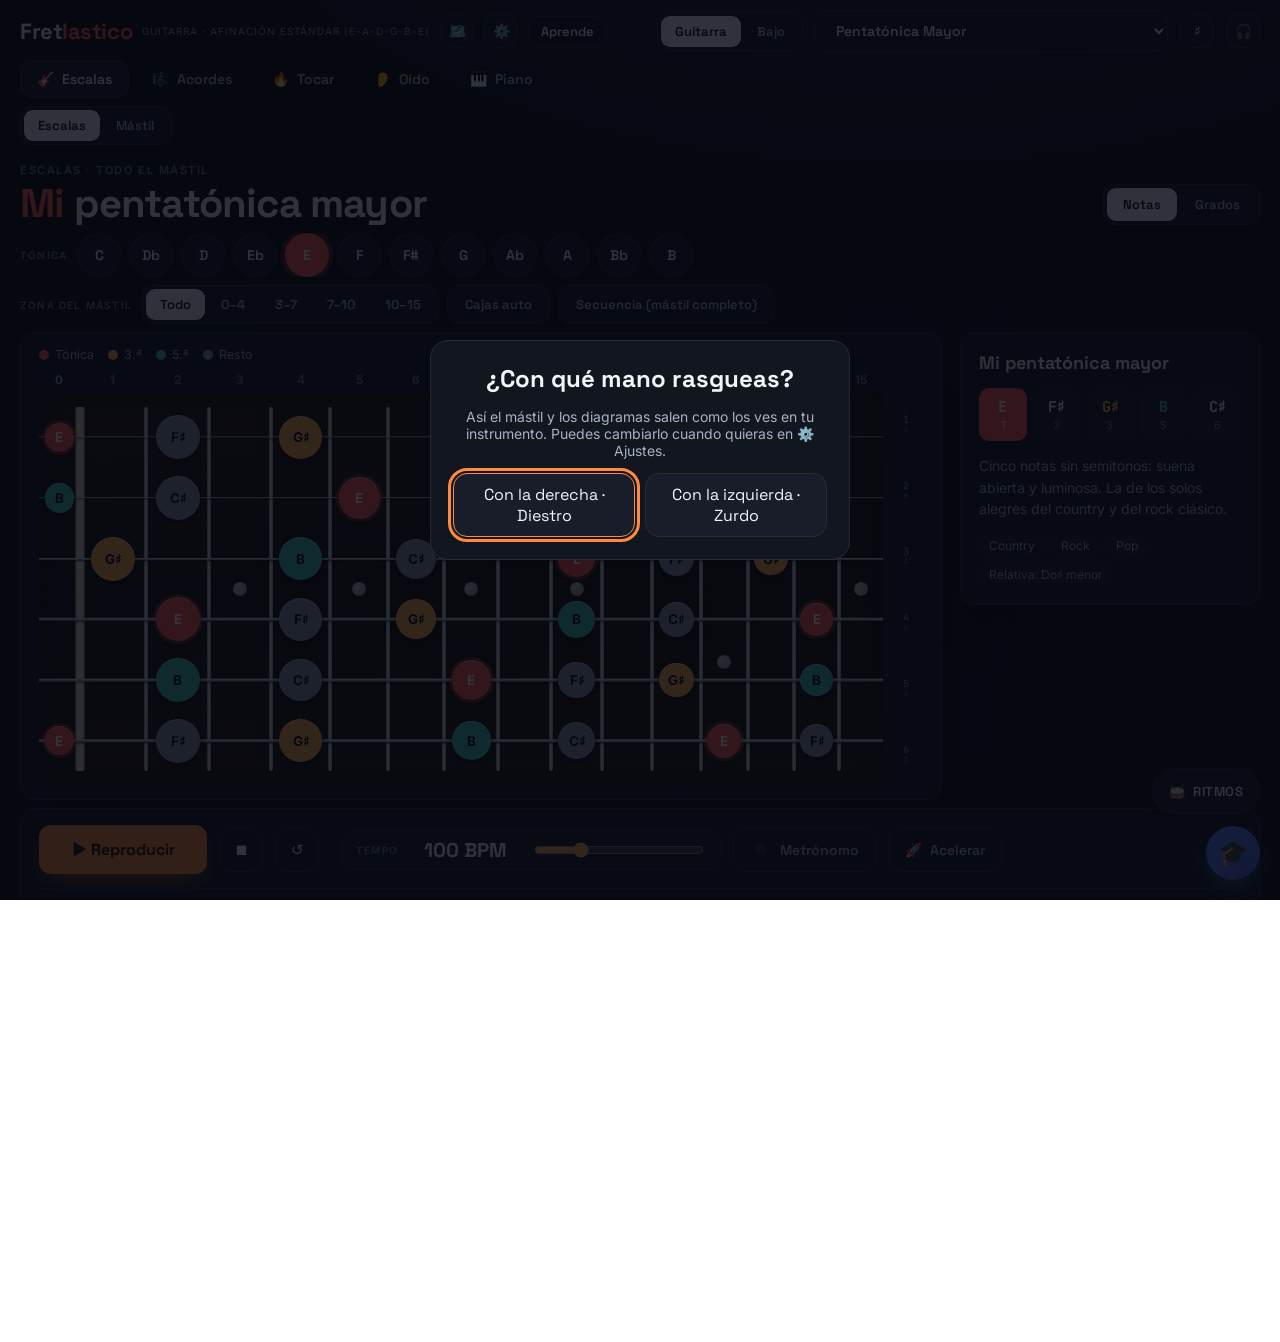
<file: index.html>
<!DOCTYPE html>
<html lang="es">
<head>
<meta charset="UTF-8">
<script type="importmap">
{
  "imports": {
    "neural-amp-modeler-wasm/engine": "https://cdn.jsdelivr.net/npm/neural-amp-modeler-wasm@2.0.0/dist/engine/index.js"
  }
}
</script>
<meta name="viewport" content="width=device-width, initial-scale=1.0">
<title>Fretlastico</title>
<link rel="preconnect" href="https://fonts.googleapis.com">
<link href="https://fonts.googleapis.com/css2?family=Oswald:wght@400;500;600;700&family=Inter:wght@400;500;600;700&family=JetBrains+Mono:wght@400;500;700&family=Noto+Music&family=Anton&family=Space+Grotesk:wght@500;600;700&display=swap" rel="stylesheet">
<link rel="stylesheet" href="css/taller.css">
</head>
<body>

<header>
  <div class="brand">
    <h1>Fret<b>lastico</b></h1>
    <span id="instrumentTag">GUITARRA · AFINACIÓN ESTÁNDAR</span>
    <button class="icon-btn" id="siteMapFab" title="Mapa del sitio: todo lo que ofrece la app de un vistazo">🗺️</button>
    <button class="icon-btn" id="ajustesBtn" title="Ajustes: mano, cejilla y tamaño de letra" aria-expanded="false" aria-controls="ajustesPanel">⚙️</button>
    <a class="aprende-link" href="aprende/" title="Camino guiado paso a paso">Aprende</a>
  </div>
  <div class="controls-row">
    <div class="pill-group" id="instrumentGroup">
      <button data-instrument="guitarra" class="active">Guitarra</button>
      <button data-instrument="bajo">Bajo</button>
    </div>
    <select id="scaleSelect"></select>
    <button class="icon-btn" id="chromaticToggle" title="Ver todas las notas (modo verificación)">♯</button>
    <button class="icon-btn" id="quizToggle" title="Adivina la nota (entrenamiento de oído)">🎧</button>
  </div>
</header>

<div class="ajustes-panel" id="ajustesPanel" hidden>
  <div class="ajuste">
    <span class="label">Mano</span>
    <button class="icon-btn" id="handToggle" title="Zurdo / Diestro">⇄</button>
    <span class="ajuste-valor" id="manoValor"></span>
  </div>
  <div class="capo-ctrl" id="capoCtrl" title="Cejilla (capo): renumera los trastes desde la cejilla y oscurece lo que queda detrás">
    <span class="label">Cejilla</span>
    <select id="capoSelect" aria-label="Cejilla"></select>
  </div>
  <div class="ajuste">
    <span class="label">Sonido</span>
    <div class="pill-group" id="sonidoGroup" title="Real: grabaciones de guitarra, bajo y piano · Sintético: el sonido generado de siempre">
      <button data-sonido="real">Real</button>
      <button data-sonido="sintetico">Sintético</button>
    </div>
  </div>
  <div class="ajuste">
    <span class="label">Nombres</span>
    <div class="pill-group" id="ortografiaGroup" title="Según la tonalidad: G♯ en Mi mayor, B♭ en Fa mayor · Lámina: siempre C Db D Eb E F F# G Ab A Bb B">
      <button data-ortografia="tonalidad">Según la tonalidad</button>
      <button data-ortografia="lamina">Lámina</button>
    </div>
  </div>
  <div class="font-size-ctrl" title="Tamaño de letra">
    <span>Aa</span>
    <input type="range" id="fontSizeSlider" min="0.85" max="1.5" step="0.05" value="1" aria-label="Tamaño de letra">
  </div>
</div>

<div class="capo-info" id="capoInfo" style="display:none;"></div>

<nav class="grupo-nav" id="grupoNav" aria-label="Secciones">
  <button data-grupo="escalas"><span aria-hidden="true">🎸</span>Escalas</button>
  <button data-grupo="acordes"><span aria-hidden="true">🎼</span>Acordes</button>
  <button data-grupo="tocar"><span aria-hidden="true">🔥</span>Tocar</button>
  <button data-grupo="oido"><span aria-hidden="true">👂</span>Oído</button>
  <button data-grupo="piano"><span aria-hidden="true">🎹</span>Piano</button>
</nav>

<div class="sub-row sub-tabs">
  <div class="pill-group" id="tabGroup">
    <button data-tab="escalas" class="active">Escalas</button>
    <button data-tab="estilos">Estilos</button>
    <button data-tab="acordes">Acordes</button>
    <button data-tab="mastil">Mástil</button>
    <button data-tab="tecnica">Técnica</button>
    <button data-tab="licks">Licks</button>
    <button data-tab="piano">Piano</button>
    <button data-tab="triads">Tríadas</button>
    <button data-tab="oido">Oído</button>
    <button data-tab="voz">Voz</button>
  </div>
</div>

<button id="ritmoFab" title="Caja de ritmos y looper" aria-expanded="false" aria-controls="ritmoHoja"><span aria-hidden="true">🥁</span><span class="ritmo-fab-texto">Ritmos</span></button>
<div class="ritmo-hoja" id="ritmoHoja" hidden>
  <div class="ritmo-hoja-cabecera">
    <span class="ft-title">🥁 Caja de ritmos y looper</span>
    <button class="icon-btn" id="ritmoCerrar" title="Cerrar">✕</button>
  </div>
<details class="theory-section drum-section" id="drumSection" open>
  <summary id="drumSummary">🥁 Caja de Ritmos & Looper</summary>
  <div class="theory-body">
    <div class="drum-controls-row">
      <span class="label">Estilo</span>
      <div class="pill-group" id="drumStyleGroup">
        <button data-dstyle="rock" class="active">Rock</button>
        <button data-dstyle="pop">Pop</button>
        <button data-dstyle="funk">Funk</button>
        <button data-dstyle="reggae">Reggae</button>
        <button data-dstyle="metal">Metal</button>
        <button data-dstyle="punk">Punk</button>
        <button data-dstyle="blues">Blues Shuffle</button>
        <button data-dstyle="bossa">Bossa Nova</button>
        <button data-dstyle="ska">Ska</button>
        <button data-dstyle="disco">Disco</button>
        <button data-dstyle="hiphop">Hip-Hop</button>
        <button data-dstyle="vals">Vals (3/4)</button>
      </div>
      <button class="play-btn" id="drumPlayBtn">▶ Reproducir</button>
      <button class="drum-mini-btn" id="drumFillToggle" title="Fill automático cada 4 compases">🔀 Fill</button>
      <button class="drum-mini-btn" id="drumResetBtn" title="Restablecer el patrón original del estilo">↺ Restablecer</button>
      <button class="drum-mini-btn" id="drumHumanizeToggle" title="Pequeñas variaciones aleatorias de tiempo y volumen, para que no suene tan de máquina">🎭 Humanizar</button>
      <button class="drum-mini-btn" id="drumVariationBtn" title="Mueve 1-2 golpes del patrón actual, sin perder el estilo">🎲 Variación</button>
      <div class="pill-group" id="drumSpeedFeelGroup" title="Reinterpreta el patrón a media o doble velocidad percibida, sin cambiar el BPM real">
        <button data-feel="half">½×</button>
        <button data-feel="normal" class="active">1×</button>
        <button data-feel="double">2×</button>
      </div>
      <div class="drum-volume-ctrl">
        <span class="label">Tempo</span>
        <input type="range" id="drumBpmSlider" min="50" max="250" step="5" value="100">
        <span id="drumBpmLabel">100 BPM</span>
      </div>
      <div class="drum-volume-ctrl">
        <span class="label">Volumen</span>
        <input type="range" id="drumVolumeSlider" min="0" max="100" step="5" value="75">
        <span id="drumVolumeLabel">75%</span>
      </div>
      <span class="drum-note">El tempo es el mismo en toda la app · toca cada casilla: apagada → normal → acento</span>
    </div>
    <div class="drum-step-grid" id="drumStepGrid"></div>

    <div class="drum-looper-row">
      <div class="drum-looper-header">
        <span class="drum-looper-title">🎹 Looper de piano</span>
        <button class="drum-mini-btn" id="pianoLooperToggle">▶ Activar</button>
        <div class="pill-group" id="pianoLooperPatternGroup">
          <button data-pattern="pad" class="active">Pad (sostenido)</button>
          <button data-pattern="quarters">Negras</button>
          <button data-pattern="downbeat">Primer tiempo</button>
        </div>
        <div class="drum-volume-ctrl">
          <span class="label">Volumen</span>
          <input type="range" id="pianoLooperVolSlider" min="0" max="100" step="5" value="50">
          <span id="pianoLooperVolLabel">50%</span>
        </div>
        <div class="pill-group" id="pianoLooperTimbreGroup">
          <button data-timbre="triangle" class="active">Suave</button>
          <button data-timbre="sine">Puro</button>
          <button data-timbre="bright">Brillante</button>
        </div>
      </div>
      <div class="drum-looper-build">
        <div class="pill-group" id="pianoLooperRootGroup"></div>
        <select id="pianoLooperQualitySelect"></select>
        <div class="pill-group" id="pianoLooperOctaveGroup">
          <button data-oct="2">2</button>
          <button data-oct="3" class="active">3</button>
          <button data-oct="4">4</button>
          <button data-oct="5">5</button>
        </div>
        <div class="pill-group" id="pianoLooperBarsGroup">
          <button data-bars="1" class="active">1 compás</button>
          <button data-bars="2">2 compases</button>
          <button data-bars="4">4 compases</button>
        </div>
        <button class="drum-mini-btn" id="pianoLooperAddBtn">+ Añadir</button>
      </div>
      <div class="drum-looper-preset-row">
        <span class="label">Progresión típica (usa la tónica de arriba)</span>
        <div class="pill-group" id="pianoLooperPresetTonalityGroup">
          <button data-ptonality="major" class="active">Mayor</button>
          <button data-ptonality="minor">Menor</button>
        </div>
        <div class="pill-group" id="pianoLooperPresetGroup"></div>
        <button class="drum-mini-btn" id="pianoLooperPresetLoadBtn">📋 Cargar (sustituye la lista)</button>
      </div>
      <div class="drum-looper-list" id="pianoLooperList"></div>
    </div>

    <div class="drum-looper-row">
      <div class="drum-looper-header">
        <span class="drum-looper-title">🎸 Línea de bajo (looper)</span>
        <button class="drum-mini-btn" id="bassLooperToggle">▶ Activar</button>
        <div class="pill-group" id="bassLooperPatternGroup">
          <button data-bpattern="raiz">Raíz sostenida</button>
          <button data-bpattern="raiz5" class="active">Raíz-Quinta</button>
          <button data-bpattern="octavas">Octavas</button>
          <button data-bpattern="walking">Walking</button>
        </div>
        <div class="drum-volume-ctrl">
          <span class="label">Volumen</span>
          <input type="range" id="bassLooperVolSlider" min="0" max="100" step="5" value="60">
          <span id="bassLooperVolLabel">60%</span>
        </div>
        <div class="pill-group" id="bassLooperOctaveGroup">
          <button data-boct="1" class="active">Grave</button>
          <button data-boct="2">Medio</button>
        </div>
      </div>
      <p class="theory-note-small">Usa la MISMA lista de acordes del "Looper de piano" de arriba — actívalo aquí también para que suene junto al ritmo. Así puedes practicar guitarra encima de batería + bajo + piano sonando a la vez.</p>
    </div>

    <details class="drum-eq-section" id="drumEqSection">
      <summary>🎛️ EQ · efectos del conjunto</summary>
      <div class="drum-eq-row">
        <div class="drum-eq-ctrl">
          <span class="label">Reverb</span>
          <input type="range" id="drumFxReverbSlider" min="0" max="100" step="5" value="0">
          <span id="drumFxReverbLabel">0%</span>
        </div>
        <div class="drum-eq-ctrl">
          <span class="label">Chorus</span>
          <input type="range" id="drumFxChorusSlider" min="0" max="100" step="5" value="0">
          <span id="drumFxChorusLabel">0%</span>
        </div>
        <div class="drum-eq-ctrl">
          <span class="label">Delay</span>
          <input type="range" id="drumFxDelaySlider" min="0" max="100" step="5" value="0">
          <span id="drumFxDelayLabel">0%</span>
        </div>
      </div>
      <p class="theory-note-small">Afecta a todo lo que suena en esta sección: batería, looper de piano y línea de bajo juntos.</p>
      <div class="drum-eq-row" style="margin-top:10px; border-top:1px solid var(--panel-edge); padding-top:10px;">
        <div class="drum-eq-ctrl">
          <span class="label">🎸 Ampli (NAM)</span>
          <div class="pill-group" id="namAmpGroup">
            <button data-nam-mode="none" class="active">Sin ampli</button>
            <button data-nam-mode="on" disabled>Con ampli NAM</button>
          </div>
        </div>
        <label class="drum-mini-btn" for="namFileInput">📁 Cargar .nam</label>
        <input type="file" id="namFileInput" accept=".nam" style="display:none;">
        <span id="namAmpStatus" class="theory-note-small"></span>
      </div>
      <p class="theory-note-small">Captura real de ampli (Neural Amp Modeler) aplicada a las notas que toques en Escalas/Mástil/Técnica y a la línea de bajo del looper. Elige cualquier archivo .nam de tu dispositivo — se carga y se activa al momento. "Sin ampli" vuelve al sonido por defecto sin recargar nada.</p>
    </details>
  </div>
</details>
</div>

<div class="sub-row" id="modeConvertRow" style="display:none;">
  <span class="label">Convertir a modo</span>
  <div class="pill-group" id="modeConvertGroup"></div>
</div>

<section class="escala-cab" id="escalaCab" hidden>
  <div>
    <div class="eyebrow" id="escalaEyebrow">Escalas · todo el mástil</div>
    <h2 class="escala-titulo"><span class="raiz" id="escalaRaiz"></span> <span id="escalaNombre"></span></h2>
  </div>
  <div class="seg" id="etiquetasGroup" role="group" aria-label="Qué se ve en cada nota">
    <button data-etiquetas="notas">Notas</button>
    <button data-etiquetas="grados">Grados</button>
  </div>
</section>

<div class="sub-row" id="rootRow">
  <span class="label">Tónica</span>
  <div id="rootButtons"></div>
</div>

<div class="sub-row" id="zoneRow">
  <span class="label">Zona del mástil</span>
  <div class="pill-group" id="zoneGroup"></div>
    <div class="pill-group" id="boxModeWrap">
    <button id="boxModeToggle" title="Cajas automáticas según la tónica (si está apagado, usa las zonas fijas de abajo)">Cajas auto</button>
  </div>
  <div class="pill-group" id="npsModeWrap" style="display:none;">
    <button id="npsModeToggle" title="3 notas por cuerda: solo disponible con escalas de 7 notas (modos, flamenco)">3 Notas/Cuerda</button>
  </div>
  <div class="pill-group" id="sequenceModeWrap">
    <button id="sequenceModeToggle" title="Secuencia de calentamiento: recorre todo el mástil con la escala real, en grupos que se deslizan nota a nota">Secuencia (mástil completo)</button>
  </div>
</div>

<div class="sub-row" id="npsPatternRow" style="display:none;">
  <span class="label">Patrón (3 notas/cuerda)</span>
  <div class="pill-group" id="npsPatternGroup"></div>
</div>

<div class="sub-row" id="sequenceGroupRow" style="display:none;">
  <span class="label">Agrupación</span>
  <div class="pill-group" id="sequenceGroupGroup">
    <button data-seq="groups3">Grupos de 3</button>
    <button data-seq="groups4">Grupos de 4</button>
    <button data-seq="thirds">En terceras</button>
  </div>
</div>

<div class="sub-row" id="tecnicaExerciseRow" style="display:none;">
  <span class="label">Ejercicio</span>
  <div class="pill-group" id="tecnicaExerciseGroup"></div>
</div>

<details class="theory-section" id="powerChordSection" style="display:none;">
  <summary>🎸 Power chords (acordes de 5ª)</summary>
  <div class="theory-body">
    <p class="theory-note theory-note-small">La base del rock, punk y metal: solo 2 notas (fundamental y 5ª), sin
    tercera — por eso no son ni mayores ni menores, y suenan igual de bien con distorsión. Es una forma "movible":
    la misma digitación sirve en cualquier traste, solo cambia dónde la colocas.</p>
    <div class="sub-row" style="padding:0;">
      <span class="label">Tónica</span>
      <div class="pill-group" id="powerChordRootGroup"></div>
    </div>
    <div class="sub-row" style="padding:0;">
      <span class="label">Cuerda</span>
      <div class="pill-group" id="powerChordStringGroup">
        <button data-pstring="0" class="active">6ª (Mi grave)</button>
        <button data-pstring="1">5ª (La)</button>
        <button data-pstring="2">4ª (Re)</button>
      </div>
      <button class="drum-mini-btn" id="powerChordOctaveToggle">+ Octava</button>
      <button class="play-btn" id="powerChordPlayBtn">🔊 Tocar</button>
    </div>
    <div class="triad-diagram" id="powerChordDiagram" style="width:180px;"></div>
  </div>
</details>

<details class="theory-section" id="lickTechSection" style="display:none;">
  <summary>🎯 Técnicas de mástil</summary>
  <div class="theory-body">
    <div class="sub-row" style="padding:0;">
      <div class="pill-group" id="lickTechGroup">
        <button data-ltech="ligado" class="active">Ligados (hammer-on/pull-off)</button>
        <button data-ltech="slide">Deslizamiento (slide)</button>
        <button data-ltech="bend">Bending</button>
      </div>
    </div>
    <p class="theory-note theory-note-small" id="lickTechExplainer"></p>
    <div class="sub-row" style="padding:0;">
      <span class="label">Cuerda</span>
      <div class="pill-group" id="lickTechStringGroup"></div>
      <span class="label">Traste inicio</span>
      <div class="pill-group" id="lickTechFretGroup">
        <button data-lfret="0" class="active">0</button>
        <button data-lfret="3">3</button>
        <button data-lfret="5">5</button>
        <button data-lfret="7">7</button>
      </div>
      <button class="play-btn" id="lickTechPlayBtn">🔊 Escuchar</button>
    </div>
  </div>
</details>

<details class="theory-section" id="barreTechSection" style="display:none;">
  <summary>🎸 Cejilla (barré) más allá de CAGED</summary>
  <div class="theory-body">
    <p class="theory-note theory-note-small">El dedo índice hace de "cejilla" — pisa varias cuerdas a la vez,
    haciendo el trabajo de una cejuela móvil (como un capo con el propio dedo). Por eso las formas de acorde que
    usan una cuerda al aire en posición abierta (los "shapes" E y A) se pueden mover a cualquier traste: el índice
    sustituye a las cuerdas al aire, y el resto de dedos repiten la misma forma relativa.</p>
    <div class="sub-row" style="padding:0;">
      <span class="label">Tónica</span>
      <div class="pill-group" id="barreRootGroup"></div>
      <span class="label">Calidad</span>
      <div class="pill-group" id="barreQualityGroup">
        <button data-bq="major" class="active">Mayor</button>
        <button data-bq="minor">Menor</button>
      </div>
    </div>
    <div class="triad-progression-cards" id="barreCards"></div>
  </div>
</details>

<div class="sub-row" id="tecnicaRow" style="display:none;">
  <span class="label">Traste de inicio</span>
  <div class="pill-group" id="tecnicaStartGroup"></div>
</div>

<div class="sub-row" id="licksRow" style="display:none;">
  <span class="label">Patrón</span>
  <div class="pill-group" id="licksModeGroup">
    <button data-lickmode="house" class="active">🏠 House Pattern (BB Box)</button>
    <button data-lickmode="box">Caja pentatónica (usa la Zona de arriba)</button>
    <button data-lickmode="transcrito">🎵 Transcrito de audio</button>
  </div>
</div>
<div class="sub-row" id="licksPickRow" style="display:none;">
  <span class="label">Lick</span>
  <div class="pill-group" id="licksPickGroup"></div>
</div>
<p class="theory-note theory-note-small" id="licksExplainer" style="display:none; padding: 0 16px 10px;"></p>

<div class="sub-row" id="styleZoneRow" style="display:none;">
  <span class="label">Posición</span>
  <div class="pill-group" id="styleZoneGroup"></div>
</div>

<div class="sub-row" id="chordQualityRow" style="display:none;">
  <span class="label">Tipo de acorde</span>
  <div class="pill-group" id="chordQualityGroup"></div>
</div>

<div class="sub-row" id="cagedToggleRow" style="display:none;">
  <div class="pill-group" id="cagedViewGroup">
    <button data-cagedview="single" class="active">Un diagrama</button>
    <button data-cagedview="caged">5 posiciones CAGED</button>
  </div>
</div>

<div class="sub-row" id="acordesModeRow" style="display:none;">
  <div class="pill-group" id="acordesModeGroup">
    <button data-acmode="individual" class="active">Acorde individual</button>
    <button data-acmode="progresion">Progresión</button>
  </div>
</div>

<div class="sub-row" id="progKeyRow" style="display:none;">
  <span class="label">Tonalidad</span>
  <div class="pill-group" id="progKeyGroup">
    <button data-key="mayor" class="active">Mayor</button>
    <button data-key="menor">Menor</button>
  </div>
  <span class="label">Presets</span>
  <div class="pill-group" id="progPresetGroup"></div>
</div>

<div class="sub-row" id="progFormRow" style="display:none;">
  <span class="label">Formas estándar</span>
  <div class="pill-group" id="progFormGroup">
    <button data-form="blues12">12 compases de Blues</button>
    <button data-form="rhythmChanges">Rhythm Changes (32c)</button>
    <button data-form="andaluza">Cadencia Andaluza</button>
  </div>
</div>

<div class="sub-row" id="progDegreesRow" style="display:none;">
  <span class="label">Grados</span>
  <div class="pill-group" id="progDegreesGroup"></div>
</div>

<div class="escala-zona" id="escalaZona">
<div class="board-shell">
  <div class="board-frame">
    <div class="leyenda-funciones" id="leyendaFunciones" aria-hidden="true">
      <span class="f-tonica">Tónica</span><span class="f-tercera">3.ª</span><span class="f-quinta">5.ª</span><span class="f-resto">Resto</span>
    </div>
    <div class="fret-numbers" id="fretNumbers"></div>
    <div class="board-body">
      <div class="fretboard" id="fretboard"></div>
      <div class="string-labels" id="stringLabels"></div>
    </div>
  </div>
</div>
<aside class="escala-ficha" id="escalaFicha" hidden>
  <h3 id="fichaTitulo"></h3>
  <div class="formula" id="fichaFormula"></div>
  <p id="fichaTexto"></p>
  <div class="etiquetas-estilo" id="fichaEstilos"></div>
</aside>
</div>

<div class="voice-shell" id="voiceShell" style="display:none;">
  <div class="voice-panel">
    <p class="theory-note-small" style="padding: 4px 4px 10px;">Entrena tu oído y tu entonación cantando la nota que suena. Usa el micrófono de tu dispositivo — pulsa "Permitir" cuando el navegador lo pida. No se graba ni se sube nada, todo se procesa en tu propio dispositivo.</p>

    <div class="voice-calib-box" id="voiceCalibBox">
      <h4 style="margin:0 0 6px;">Calibración de rango vocal (opcional pero recomendado)</h4>
      <p class="theory-note-small">Canta tu nota más grave cómoda, y con el sonido detectado establécela. Repite con tu nota más aguda cómoda. Si lo saltas, se usa un rango medio por defecto.</p>
      <div class="voice-calib-row">
        <button class="drum-mini-btn" id="voiceCalibLowBtn">🎙️ Escuchar (grave)</button>
        <span id="voiceCalibLowLabel" class="theory-note-small">sin fijar</span>
        <button class="drum-mini-btn" id="voiceCalibHighBtn">🎙️ Escuchar (aguda)</button>
        <span id="voiceCalibHighLabel" class="theory-note-small">sin fijar</span>
      </div>
      <button class="drum-mini-btn" id="voiceCalibSkipBtn">Saltar calibración (usar rango medio)</button>
    </div>

    <div class="voice-quiz-box" id="voiceQuizBox" style="display:none;">
      <div class="voice-target-note" id="voiceTargetNoteLabel">—</div>
      <div class="voice-btn-row">
        <button class="drum-mini-btn" id="voicePlayTargetBtn">🔊 Escuchar nota</button>
        <button class="drum-mini-btn" id="voiceListenBtn">🎙️ Cantar</button>
        <button class="drum-mini-btn" id="voiceStopBtn" style="display:none;">⏹ Parar</button>
        <button class="drum-mini-btn" id="voiceSkipBtn">⏭ Otra nota</button>
      </div>
      <div class="voice-meter-wrap">
        <div class="voice-meter-track">
          <div class="voice-meter-center-line"></div>
          <div class="voice-meter-needle" id="voiceMeterNeedle"></div>
        </div>
        <div class="voice-meter-labels"><span>Bajo</span><span>Afinado</span><span>Alto</span></div>
      </div>
      <div class="voice-feedback" id="voiceFeedbackLabel">Pulsa "Cantar" y entona la nota</div>
      <div class="voice-score-row">
        <span>✅ Aciertos: <b id="voiceScoreLabel">0</b></span>
        <span>🔥 Racha: <b id="voiceStreakLabel">0</b></span>
        <button class="drum-mini-btn" id="voiceRecalibBtn">🔁 Recalibrar rango</button>
      </div>
    </div>
  </div>
</div>

<div class="piano-shell" id="pianoShell" style="display:none;">
  <div class="piano-controls-row">
    <div class="pill-group" id="pianoModeGroup">
      <button data-pmode="note" class="active">Nota individual</button>
      <button data-pmode="chord">Acorde</button>
      <button data-pmode="scale">Escala</button>
    </div>
    <button class="play-btn" id="pianoRandomBtn">🎲 Nota aleatoria en el pentagrama</button>
    <div class="piano-note-display" id="pianoNoteDisplay">Toca una tecla, o pulsa el dado</div>
    <span class="piano-font-status" id="pianoFontStatus">🔤 Comprobando tipografía musical…</span>
    <div class="pill-group piano-clef-toggle" id="pianoClefGroup">
      <button data-clef="both" class="active">Ambas claves</button>
      <button data-clef="treble">Solo clave de Sol</button>
      <button data-clef="bass">Solo clave de Fa</button>
    </div>
  </div>
  <div class="piano-controls-row" id="pianoChordRow" style="display:none;">
    <span class="label">Tónica</span>
    <div class="pill-group" id="pianoChordRootGroup"></div>
    <span class="label">Calidad</span>
    <select id="pianoChordQualitySelect"></select>
    <span class="label">Octava</span>
    <div class="pill-group" id="pianoChordOctaveGroup">
      <button data-oct="1">1</button>
      <button data-oct="2">2</button>
      <button data-oct="3" class="active">3</button>
      <button data-oct="4">4</button>
      <button data-oct="5">5</button>
      <button data-oct="6">6</button>
    </div>
    <button class="play-btn" id="pianoChordPlayBtn">🔊 Tocar acorde</button>
  </div>
  <div class="piano-controls-row" id="pianoVoicingRow" style="display:none;">
    <span class="label">Voicing (mano izquierda, jazz)</span>
    <div class="pill-group" id="pianoVoicingGroup">
      <button data-voicing="closed" class="active">Cerrado (normal)</button>
      <button data-voicing="rootlessA">Rootless tipo A (3-5-7-9)</button>
      <button data-voicing="rootlessB">Rootless tipo B (7-9-3-5)</button>
    </div>
  </div>
  <div class="piano-controls-row" id="pianoScaleRow" style="display:none;">
    <span class="label">Tónica</span>
    <div class="pill-group" id="pianoScaleRootGroup"></div>
    <span class="label">Octava</span>
    <div class="pill-group" id="pianoScaleOctaveGroup">
      <button data-soct="3">3</button>
      <button data-soct="4" class="active">4</button>
      <button data-soct="5">5</button>
    </div>
    <button class="play-btn" id="pianoScalePlayBtn">🔊 Reproducir escala</button>
  </div>
  <p class="theory-note theory-note-small" id="pianoScaleInfo" style="display:none;"></p>
  <div class="staff-row">
    <div class="staff-wrap">
      <svg id="staffSVG" viewBox="0 0 700 362" preserveAspectRatio="xMidYMid meet"></svg>
    </div>
    <div class="piano-big-note" id="pianoBigNote">—</div>
  </div>
  <div class="piano-keyboard-wrap">
    <div class="piano-keyboard" id="pianoKeyboard"></div>
  </div>
</div>

<div class="triad-shell" id="triadShell" style="display:none;">
  <details class="theory-section" id="triadTheorySection">
    <summary>Teoría de Tríadas</summary>
    <div class="theory-body">
      <p class="theory-note"><b>¿Cómo se compone una tríada?</b> Apilando dos terceras a partir de una
      nota fundamental: la <b>1ª</b> (fundamental), la <b>3ª</b> (a una tercera de la fundamental) y la
      <b>5ª</b> (a una tercera de la 3ª). El tipo de tríada depende de si esas terceras son mayores
      (4 semitonos) o menores (3 semitonos).</p>
      <div class="theory-table-wrap">
        <table class="theory-table">
          <tr><th>Calidad</th><th>Fórmula</th><th>3ª (desde fundamental)</th><th>5ª (desde fundamental)</th><th>Ejemplo (Do)</th></tr>
          <tr><td>Mayor</td><td>1 - 3 - 5</td><td>Mayor (4 semitonos)</td><td>Justa (7 semitonos)</td><td>Do - Mi - Sol</td></tr>
          <tr><td>Menor</td><td>1 - b3 - 5</td><td>Menor (3 semitonos)</td><td>Justa (7 semitonos)</td><td>Do - Mib - Sol</td></tr>
          <tr><td>Aumentada</td><td>1 - 3 - #5</td><td>Mayor (4 semitonos)</td><td>Aumentada (8 semitonos)</td><td>Do - Mi - Sol#</td></tr>
          <tr><td>Disminuida</td><td>1 - b3 - b5</td><td>Menor (3 semitonos)</td><td>Disminuida (6 semitonos)</td><td>Do - Mib - Solb</td></tr>
        </table>
      </div>
      <p class="theory-note"><b>Inversiones:</b> son la misma tríada, pero con una nota distinta en el
      grave (el bajo). No cambian las notas, solo el orden en que suenan de grave a agudo.</p>
      <div class="theory-table-wrap">
        <table class="theory-table">
          <tr><th>Inversión</th><th>Nota más grave</th><th>Orden (grave→agudo)</th></tr>
          <tr><td>Fundamental (posición raíz)</td><td>1ª (fundamental)</td><td>1 - 3 - 5</td></tr>
          <tr><td>1ª inversión</td><td>3ª</td><td>3 - 5 - 1</td></tr>
          <tr><td>2ª inversión</td><td>5ª</td><td>5 - 1 - 3</td></tr>
        </table>
      </div>
      <p class="theory-note"><b>Curiosidad — la tríada aumentada es simétrica:</b> al estar hecha
      solo de terceras mayores (4 semitonos), subir la tónica 4 semitonos da exactamente las mismas
      3 notas. Por eso, entre las 12 tónicas posibles solo hay <b>4 tríadas aumentadas realmente
      distintas</b>: Do=Mi=Sol♯, Reb=Fa=La, Re=Fa♯=Sib, Mib=Sol=Si. Ningún otro tipo de tríada
      (mayor, menor, disminuida) tiene esta propiedad.</p>
      <p class="theory-note theory-note-small">Las digitaciones de abajo se calculan, no están hechas a
      mano: para cada tónica/calidad/inversión se busca la posición con menor separación entre trastes
      (la más "compacta") dentro de las 3 cuerdas elegidas.</p>
    </div>
  </details>

  <div class="sub-row">
    <span class="label">Tónica</span>
    <div class="pill-group" id="triadRootGroup"></div>
  </div>
  <div class="sub-row">
    <span class="label">Calidad</span>
    <div class="pill-group" id="triadQualityGroup"></div>
    <span class="label">Inversión</span>
    <div class="pill-group" id="triadInversionGroup">
      <button data-inv="0" class="active">Fundamental</button>
      <button data-inv="1">1ª inversión</button>
      <button data-inv="2">2ª inversión</button>
    </div>
  </div>
  <div class="sub-row">
    <span class="label">Disposición</span>
    <div class="pill-group" id="triadModeGroup">
      <button data-tmode="vertical" class="active">Vertical (cerca)</button>
      <button data-tmode="horizontal">Horizontal (abierta)</button>
      <button data-tmode="single">Una cuerda</button>
    </div>
    <span class="label" id="triadStringSetLabel">Cuerdas</span>
    <div class="pill-group" id="triadStringSetGroup"></div>
    <div class="pill-group" id="triadSingleStringGroup" style="display:none;"></div>
    <button class="drum-mini-btn" id="triadQuizToggle">🎯 Modo Quiz</button>
  </div>
  <div class="sub-row" id="triadZoneRow">
    <span class="label">Zona del mástil</span>
    <div class="pill-group" id="triadZoneGroup"></div>
  </div>

  <div class="triad-diagram-wrap" id="triadNormalView">
    <div class="triad-diagram" id="triadDiagram"></div>
    <div class="triad-info" id="triadInfo"></div>
  </div>

  <div class="theory-section" id="triadQuizPanel" style="display:none;">
    <div class="theory-body">
      <div class="triad-diagram-wrap">
        <div class="triad-diagram" id="triadQuizDiagram"></div>
        <div class="triad-info" id="triadQuizStatus">Aciertos: 0/0</div>
      </div>
      <p class="theory-note theory-note-small">Sin nombres de nota ni fundamental marcada — adivina
      la tónica, la calidad y la inversión de esta digitación (siempre en cuerdas adyacentes).</p>
      <div class="sub-row" style="padding:0;">
        <span class="label">Tónica</span>
        <div class="pill-group" id="triadQuizRootGroup"></div>
      </div>
      <div class="sub-row" style="padding:0;">
        <span class="label">Calidad</span>
        <div class="pill-group" id="triadQuizQualityGroup"></div>
      </div>
      <div class="sub-row" style="padding:0;">
        <span class="label">Inversión</span>
        <div class="pill-group" id="triadQuizInversionGroup">
          <button data-qinv="0">Fundamental</button>
          <button data-qinv="1">1ª inversión</button>
          <button data-qinv="2">2ª inversión</button>
        </div>
      </div>
      <div class="sub-row" style="padding:0;">
        <button class="play-btn" id="triadQuizCheckBtn">Comprobar</button>
        <button class="drum-mini-btn" id="triadQuizNextBtn">Siguiente ▶</button>
        <span id="triadQuizFeedback"></span>
      </div>
    </div>
  </div>

  <details class="theory-section" id="triadMapSection">
    <summary>Mapa del mástil (las 4 posiciones verticales)</summary>
    <div class="theory-body">
      <p class="theory-note theory-note-small">La misma tríada (tónica, calidad e inversión de
      arriba) en las 4 combinaciones de cuerdas adyacentes, ordenadas de más grave a más aguda por
      dónde empiezan en el mástil — igual que las 5 posiciones CAGED de un acorde completo, pero
      con solo 3 cuerdas.</p>
      <button class="play-btn" id="triadMapPlayBtn" disabled>▶ Reproducir las 4 posiciones</button>
      <div class="triad-progression-cards" id="triadMapCards"></div>
    </div>
  </details>

  <details class="theory-section" id="triadHarmonySection">
    <summary>Armonía por grados</summary>
    <div class="theory-body">
      <div class="sub-row" style="padding:0;">
        <span class="label">Tonalidad de <span id="triadHarmonyRootLabel">Do</span></span>
        <div class="pill-group" id="triadTonalityGroup">
          <button data-tonality="major" class="active">Mayor</button>
          <button data-tonality="minor">Menor (natural)</button>
        </div>
      </div>
      <div class="theory-table-wrap">
        <table class="theory-table" id="triadDegreesTable"></table>
      </div>
      <p class="theory-note theory-note-small">La tónica es la misma que elegiste arriba — cambia la
      tónica y esta tabla se actualiza sola.</p>
      <div class="sub-row" style="padding:0;">
        <span class="label">Progresión</span>
        <div class="pill-group" id="triadProgressionGroup"></div>
        <button class="play-btn" id="triadProgPlayBtn" disabled>▶ Reproducir progresión</button>
        <button class="drum-mini-btn" id="triadVoiceLeadingToggle" title="Elige, para cada acorde, la inversión que mueva menos la mano">🎵 Conducción de voces</button>
      </div>
      <div class="triad-progression-cards" id="triadProgressionCards"></div>
    </div>
  </details>
</div>

<div class="oido-shell" id="oidoShell" style="display:none;">
  <div class="sub-row" style="padding:0;">
    <span class="label">Modo</span>
    <div class="pill-group" id="oidoModeGroup">
      <button data-omode="intervalo" class="active">Intervalos</button>
      <button data-omode="acorde">Calidad de acorde</button>
      <button data-omode="progresion">Progresiones</button>
    </div>
  </div>
  <div class="sub-row" id="oidoPlaybackRow" style="padding:0;">
    <span class="label">Reproducción</span>
    <div class="pill-group" id="oidoPlaybackGroup">
      <button data-playback="melodic" class="active">Melódico</button>
      <button data-playback="harmonic">Armónico (juntas)</button>
    </div>
  </div>
  <p class="theory-note theory-note-small" id="oidoExplainer"></p>
  <div class="sub-row" style="padding:0;">
    <button class="play-btn" id="oidoPlayBtn">🔊 Reproducir</button>
    <button class="drum-mini-btn" id="oidoRepeatBtn">🔁 Repetir</button>
    <span id="oidoStatus" class="theory-note-small">Aciertos: 0/0</span>
  </div>
  <div class="pill-group" id="oidoAnswerGroup"></div>
  <div id="oidoFeedback" class="theory-note-small"></div>
  <button class="play-btn" id="oidoNextBtn">Siguiente ▶</button>
</div>

<div class="riff-panel">
  <div class="practica-transporte">
    <button class="play-btn" id="playRiffBtn">▶ Reproducir</button>
    <button class="icon-btn" id="stopRiffBtn" title="Detener" disabled>⏹</button>
    <button class="icon-btn" id="resetRiffBtn" title="Reset (detener y limpiar el mástil)">↺</button>
    <div class="tempo-ctrl">
      <span class="riff-label">Tempo</span>
      <span id="bpmLabel">100 BPM</span>
      <input type="range" id="bpmSlider" min="50" max="250" step="5" value="100" aria-label="Tempo">
    </div>
    <button class="toggle-practica" id="metroToggle" title="Metrónomo (clic audible independiente, mismo tempo)"><span class="metro-dot" id="metroDot"></span>Metrónomo</button>
    <button class="toggle-practica" id="speedTrainerToggle" title="Entrenador de velocidad: sube el tempo automáticamente cada vuelta completa"><span aria-hidden="true">🚀</span>Acelerar</button>
  </div>
  <div class="riff-controls-row">
    <span class="riff-label" id="riffPanelLabel">Riff de práctica</span>
    <div class="pill-group" id="patternGroup"></div>
    <div class="pill-group" id="styleGroup" style="display:none;"></div>
    <button class="icon-btn" id="styleRandomBtn" title="Otra variante de este riff" style="display:none;">🎲</button>
    <div class="timesig-ctrl" id="timeSigCtrl">
      <div class="timesig-badge" id="timeSigBadge" title="Compás actual">
        <span id="timeSigNum">4</span>
        <span class="timesig-line"></span>
        <span id="timeSigDen">4</span>
      </div>
      <span class="timesig-pos" id="timeSigPos"></span>
      <div class="pill-group" id="timeSigGroup">
        <button data-sig="2/2">2/2</button>
        <button data-sig="4/4">4/4</button>
        <button data-sig="3/4">3/4</button>
        <button data-sig="6/8">6/8</button>
        <button data-sig="5/4">5/4</button>
        <button data-sig="7/8">7/8</button>
      </div>
    </div>
  </div>
<div class="sub-row metro-advanced" id="metroAdvanced" style="display:none;">
  <span class="label">Subdivisión</span>
  <div class="pill-group" id="subdivGroup">
    <button data-subdiv="1">Negras</button>
    <button data-subdiv="2">Corcheas</button>
    <button data-subdiv="3">Tresillos</button>
    <button data-subdiv="4">Semicorcheas</button>
  </div>
  <div class="swing-ctrl" id="swingWrap" style="display:none;">
    <span class="label">Swing</span>
    <input type="range" id="swingSlider" min="0" max="100" step="5" value="0">
    <span id="swingLabel">0%</span>
  </div>
  <button class="btn-compas" id="compasToggle" title="Compás flamenco: acentos reales de cada palo en vez del 4/4 genérico">🎼 Compás flamenco</button>
  <div class="pill-group" id="compasPaloGroup" style="display:none;">
    <button data-palo="solea">Soleá</button>
    <button data-palo="buleria">Bulería</button>
    <button data-palo="alegrias">Alegrías</button>
    <button data-palo="tangos">Tangos</button>
  </div>
</div>
<div class="compas-wheel" id="compasWheel" style="display:none;"></div>
  <pre id="tabDisplay"></pre>
</div>
<div class="sub-row" id="pickingModeRow" style="display:none;">
  <span class="label">Púa</span>
  <div class="pill-group" id="pickingModeGroup">
    <button data-picking="off" class="active">Ninguna</button>
    <button data-picking="alternate">Alternada</button>
    <button data-picking="economy">Económica</button>
  </div>
</div>
<div class="finger-line" id="fingerLine"></div>
<div class="finger-line" id="pickingLine"></div>

<div class="prog-sequence" id="progSequenceRow" style="display:none;">
  <span class="riff-label">Progresión</span>
  <div id="progChips" class="prog-chips"></div>
  <button class="icon-btn" id="progUndoBtn" title="Deshacer último grado">↩</button>
  <button class="icon-btn" id="progClearBtn" title="Limpiar progresión">🗑</button>
  <button class="play-btn" id="progPlayBtn" disabled>▶ Reproducir progresión</button>
</div>

<div class="sub-row" id="progViewRow" style="display:none;">
  <span class="label">Ver</span>
  <div class="pill-group" id="progViewGroup">
    <button data-progview="acordes" class="active">Acordes</button>
    <button data-progview="bajo">Línea de bajo</button>
  </div>
</div>

<div class="sub-row" id="bassPatternRow" style="display:none;">
  <span class="label">Patrón</span>
  <div class="pill-group" id="bassPatternGroup">
    <button data-bpattern="raiz5">Raíz-Quinta</button>
    <button data-bpattern="octavas">Octavas</button>
    <button data-bpattern="walking" class="active">Walking</button>
  </div>
</div>

<div class="jam-summary" id="jamSummary" style="display:none;"></div>

<div class="chord-panel" id="chordPanel" style="display:none;">
  <div class="chord-diagram-wrap" id="chordDiagramWrap"></div>
  <div class="chord-info">
    <div class="chord-info-name" id="chordInfoName"></div>
    <div class="chord-info-tones" id="chordInfoTones"></div>
    <button class="play-btn" id="chordPlayBtn">🔊 Escuchar acorde</button>
  </div>
</div>

<div class="chord-panel prog-chords-panel" id="cagedPanel" style="display:none;">
  <div class="prog-chords-row" id="cagedRow"></div>
</div>

<div class="chord-panel prog-chords-panel" id="progChordsPanel" style="display:none;">
  <div class="prog-chords-row" id="progChordsRow"></div>
</div>

<details class="theory-section" id="extensionsSection" style="display:none;">
  <summary>🎵 Séptimas y extensiones, paso a paso</summary>
  <div class="theory-body">
    <p class="theory-note theory-note-small">Cualquier acorde con séptima o novena se construye apilando terceras
    encima de una tríada — una nota más cada vez. Ve añadiendo pasos y escucha cómo cambia el color del acorde.</p>
    <div class="sub-row" style="padding:0;">
      <span class="label">Tónica</span>
      <div class="pill-group" id="extRootGroup"></div>
      <span class="label">Base</span>
      <div class="pill-group" id="extBaseGroup">
        <button data-ebase="major" class="active">Mayor</button>
        <button data-ebase="minor">Menor</button>
      </div>
    </div>
    <div class="sub-row" style="padding:0;">
      <div class="pill-group" id="extStepGroup">
        <button data-estep="triad" class="active">1. Tríada</button>
        <button data-estep="seventh">2. + 7ª</button>
        <button data-estep="ninth">3. + 9ª</button>
      </div>
      <button class="play-btn" id="extPlayBtn">🔊 Tocar</button>
    </div>
    <p class="theory-note theory-note-small" id="extInfo"></p>
  </div>
</details>

<details class="theory-section" id="seventhHarmonySection" style="display:none;">
  <summary>🎹 Armonía por grados con séptimas (jazz/bossa)</summary>
  <div class="theory-body">
    <p class="theory-note theory-note-small">Como la armonía por grados, pero añadiendo la 7ª a cada acorde — el
    sonido característico del jazz y la bossa nova. Usa la misma tónica que tengas elegida arriba.</p>
    <div class="sub-row" style="padding:0;">
      <span class="label">Tonalidad</span>
      <div class="pill-group" id="seventhHarmonyKeyGroup">
        <button data-shkey="mayor" class="active">Mayor</button>
        <button data-shkey="menor">Menor</button>
      </div>
    </div>
    <div class="triad-progression-cards" id="seventhHarmonyCards"></div>
  </div>
</details>

<details class="theory-section" id="chordScaleSection" style="display:none;">
  <summary>🎯 Qué escala toco sobre este acorde</summary>
  <div class="theory-body" id="chordScaleBody"></div>
</details>

<details class="theory-section" id="chromaticApproachSection" style="display:none;">
  <summary>🎵 Notas de aproximación cromática</summary>
  <div class="theory-body">
    <p class="theory-note theory-note-small">Una nota de aproximación cromática es una nota que NO pertenece al
    acorde, colocada justo un semitono antes de una nota que sí pertenece — crea tensión y la resuelve al instante,
    dando esa sensación de movimiento "hacia dentro" del acorde. Es el truco favorito del walking bass, pero también
    se usa mucho en melodías e improvisación.</p>
    <p class="theory-note theory-note-small"><b>Ejemplo:</b> si vas hacia un acorde de Do (nota Do = fundamental),
    tocar un Si (un semitono por debajo) justo antes de llegar a Do crea esa sensación de "llegada". Funciona igual
    de bien por encima (Do# bajando a Do) que por debajo (Si subiendo a Do).</p>
    <p class="theory-note theory-note-small">Pruébalo en la práctica: activa <b>Acordes → Progresión → Línea de
    bajo → patrón Walking</b> — el último tiempo de cada compás, justo antes de cambiar de acorde, es exactamente
    una nota de aproximación cromática hacia la fundamental del siguiente acorde.</p>
  </div>
</details>

<details class="theory-section" id="reverseAnalysisSection" style="display:none;">
  <summary>🔍 Analizador y transportador de progresiones</summary>
  <div class="theory-body">
    <p class="theory-note theory-note-small">Añade los acordes de una canción (tal y como los conozcas, ej. Do,
    Lam, Fa, Sol) y te digo en qué tonalidad probablemente está y qué números romanos son — y de paso puedes
    transportar la misma progresión a cualquier otra tonalidad.</p>
    <div class="sub-row" style="padding:0;">
      <div class="pill-group" id="raRootGroup"></div>
      <div class="pill-group" id="raQualityGroup">
        <button data-raq="major" class="active">Mayor</button>
        <button data-raq="minor">Menor</button>
        <button data-raq="dim">Disminuido</button>
        <button data-raq="aug">Aumentado</button>
      </div>
      <button class="drum-mini-btn" id="raAddBtn">+ Añadir acorde</button>
    </div>
    <div class="drum-looper-list" id="raChordList"></div>
    <div class="sub-row" style="padding:0;">
      <button class="play-btn" id="raAnalyzeBtn">🔍 Analizar tonalidad</button>
      <button class="drum-mini-btn" id="raClearBtn">Vaciar lista</button>
    </div>
    <div id="raAnalysisResult"></div>
    <div class="sub-row" id="raTransposeRow" style="padding:0; display:none;">
      <span class="label">Transportar a</span>
      <div class="pill-group" id="raTransposeGroup"></div>
    </div>
    <div id="raTransposeResult"></div>
  </div>
</details>

<details class="theory-section" id="cadencesSection" style="display:none;">
  <summary>🎵 Cadencias</summary>
  <div class="theory-body">
    <p class="theory-note theory-note-small">Una cadencia es cómo "termina" una frase musical — el acorde final
    resuelve (o no) una tensión creada por el acorde anterior. Son solo 2 acordes, pero el orden y qué grados son
    cambia por completo la sensación.</p>
    <div class="sub-row" style="padding:0;">
      <span class="label">Tónica</span>
      <div class="pill-group" id="cadenceRootGroup"></div>
    </div>
    <div class="triad-progression-cards" id="cadenceCards"></div>
    <p class="theory-note theory-note-small">En tonalidad menor, la cadencia auténtica normalmente necesita
    elevar la 7ª nota de la escala (menor armónica) para que el V suene mayor — si no, el V ya sale menor de
    forma natural y pierde parte de esa fuerza de "tirón" hacia la tónica.</p>
  </div>
</details>

<div class="quiz-panel" id="quizPanel" style="display:none;">
  <span class="riff-label">🎧 Adivina la nota</span>
  <span id="quizStatus">Aciertos: 0/0</span>
  <button class="play-btn" id="quizRepeatBtn">🔁 Repetir sonido</button>
  <button class="icon-btn" id="quizExitBtn" title="Salir">✕</button>
</div>

<footer>
  <span id="fretCountFooter">15 trastes · la mano se cambia en ⚙️ Ajustes</span>
  <span class="legend"><span class="dot-legend"></span> Nota raíz (tónica)</span>
</footer>

<details class="theory-section" id="theorySection">
  <summary>📚 Teoría: acordes diatónicos de la escala mayor (según tu tónica actual)</summary>
  <div class="theory-body">
    <p class="theory-note">
      Fórmula de la escala mayor: <b>T-T-S-T-T-T-S</b>. Apilando terceras desde cada grado
      (1-3-5-7) se obtiene siempre el mismo patrón de calidad de acorde, en cualquier tonalidad:
      <b>I y IV → maj7</b> · <b>ii, iii y vi → m7</b> · <b>V → 7 (dominante)</b> · <b>vii° → m7b5</b>.
    </p>
    <div class="theory-table-wrap">
      <table class="theory-table" id="theoryTable"></table>
    </div>
    <p class="theory-progression" id="theoryProgression"></p>
    <p class="theory-note theory-note-small">
      La 3ª y la 7ª son las notas que realmente definen el color del acorde (maj7/m7/7/m7b5);
      la 5ª a menudo se puede omitir sin que deje de sonar a ese acorde.
    </p>
  </div>
</details>

<details class="theory-section" id="modeTheorySection">
  <summary>🎼 Teoría: la receta de los modos (desde Mayor o Menor)</summary>
  <div class="theory-body">
    <p class="theory-note">
      <b>3ª mayor</b> = 4 semitonos (ej. C→E) · <b>3ª menor</b> = 3 semitonos (ej. C→Eb).
      Escala menor natural: <b>1-2-b3-4-5-b6-b7</b>. Cada modo sale de la escala Mayor o de la
      Menor natural subiendo o bajando un grado concreto — la misma receta en cualquier tonalidad:
    </p>
    <div class="theory-table-wrap">
      <table class="theory-table" id="modeTheoryTable">
        <thead><tr><th>Modo</th><th>Se construye desde</th><th>Receta</th></tr></thead>
        <tbody>
          <tr><td>Jónico / Mayor</td><td>—</td><td>Escala Mayor tal cual</td></tr>
          <tr><td>Dórico</td><td>Escala Menor</td><td>con el <b>6º grado subido</b></td></tr>
          <tr><td>Frigio</td><td>Escala Menor</td><td>con el <b>2º grado bajado</b></td></tr>
          <tr><td>Lidio</td><td>Escala Mayor</td><td>con el <b>4º grado subido</b></td></tr>
          <tr><td>Mixolidio</td><td>Escala Mayor</td><td>con el <b>7º grado bajado</b></td></tr>
          <tr><td>Eólico / Menor</td><td>—</td><td>Escala Menor natural tal cual</td></tr>
          <tr><td>Locrio</td><td>Escala Menor</td><td>con el <b>2º y 5º grado bajados</b></td></tr>
        </tbody>
      </table>
    </div>
    <p class="theory-note theory-note-small">
      Pruébalo en vivo: selecciona la escala <b>Mayor</b> o <b>Menor</b> arriba — aparecerán unos
      botones "Convertir a modo" junto a las pestañas. Al pulsar uno, la escala del mástil cambia
      y la nota exacta que se alteró parpadea un instante para que la identifiques.
    </p>
    <p class="theory-note">
      La misma idea funciona en cadena con la <b>Menor Armónica</b> y la <b>Menor Melódica</b>:
      cada una parte de un modo ya conocido con un solo grado alterado. Por ejemplo, tu escala
      <b>Flamenco</b> no es más que el <b>5º modo de la Menor Armónica</b> (el Frigio con la 3ª
      subida) — el botón "Convertir a modo" también funciona aquí, encadenando modos.
    </p>
    <div class="theory-table-wrap">
      <table class="theory-table">
        <thead><tr><th>Modo (Menor Armónica)</th><th>Se construye desde</th><th>Receta</th></tr></thead>
        <tbody>
          <tr><td>Menor Armónica</td><td>Menor natural</td><td>con el <b>7º grado subido</b></td></tr>
          <tr><td>Locrio ♮6</td><td>Locrio</td><td>con el <b>6º grado subido</b></td></tr>
          <tr><td>Jónico #5 (Aumentado)</td><td>Jónico / Mayor</td><td>con el <b>5º grado subido</b></td></tr>
          <tr><td>Dórico #4</td><td>Dórico</td><td>con el <b>4º grado subido</b></td></tr>
          <tr><td>Frigio Dominante (= Flamenco)</td><td>Frigio</td><td>con el <b>3º grado subido</b></td></tr>
          <tr><td>Lidio #2</td><td>Lidio</td><td>con el <b>2º grado subido</b></td></tr>
          <tr><td>Superlocrio ♭♭7</td><td>—</td><td>modo 7; no comparte una receta simple con otro modo del catálogo</td></tr>
        </tbody>
      </table>
    </div>
    <div class="theory-table-wrap">
      <table class="theory-table">
        <thead><tr><th>Modo (Menor Melódica)</th><th>Se construye desde</th><th>Receta</th></tr></thead>
        <tbody>
          <tr><td>Menor Melódica</td><td>Jónico / Mayor</td><td>con el <b>3º grado bajado</b></td></tr>
          <tr><td>Dórico ♭2</td><td>Dórico</td><td>con el <b>2º grado bajado</b></td></tr>
          <tr><td>Lidio Aumentado</td><td>Lidio</td><td>con el <b>5º grado subido</b></td></tr>
          <tr><td>Lidio Dominante</td><td>Lidio</td><td>con el <b>7º grado bajado</b></td></tr>
          <tr><td>Mixolidio ♭6</td><td>Mixolidio</td><td>con el <b>6º grado bajado</b></td></tr>
          <tr><td>Locrio ♮2</td><td>Locrio</td><td>con el <b>2º grado subido</b></td></tr>
          <tr><td>Alterada (Superlocrio)</td><td>Locrio</td><td>con el <b>4º grado bajado</b></td></tr>
        </tbody>
      </table>
    </div>
  </div>
</details>

<details class="theory-section" id="circleTheorySection">
  <summary>🔄 Teoría: el círculo de quintas</summary>
  <div class="theory-body">
    <p class="theory-note">
      Ordena las 12 tonalidades de forma que cada vecina esté a una <b>5ª justa</b> de distancia.
      En sentido horario subes de 5ª (cada paso añade un sostenido); en sentido antihorario subes
      de 4ª (cada paso añade un bemol). El anillo interior es la <b>relativa menor</b> de cada mayor
      (misma armadura, sin sostenidos ni bemoles de más ni de menos). Truco útil: las dos tonalidades
      vecinas de cualquier nota son literalmente su <b>IV</b> (antihoraria) y su <b>V</b> (horaria) —
      la base de la progresión más común de la música.
    </p>
    <div class="circle-widget">
      <div class="circle-wheel" id="circleWheel"></div>
      <div class="circle-info" id="circleInfo">
        <span class="prog-empty-hint">Toca una tonalidad del círculo para ver sus datos.</span>
      </div>
    </div>
  </div>
</details>

<button id="fretTeacherFab" title="FretTeacher: pregunta lo que quieras sobre la app o la teoría">🎓</button>

<div id="fretTeacherPanel" class="ft-panel" style="display:none;">
  <div class="ft-header">
    <span class="ft-title">🎓 FretTeacher</span>
    <button class="icon-btn" id="fretTeacherClose" title="Cerrar">✕</button>
  </div>
  <div class="ft-search-row">
    <input type="text" id="ftSearchInput" placeholder="Escribe tu pregunta (ej. cómo practico escalas, qué es una tríada...)">
    <button class="drum-mini-btn" id="ftSearchBtn">Buscar</button>
  </div>
  <p class="theory-note-small ft-backing-label">🎯 O pega el título de un backing track de YouTube (ej. "Rock Pop BACKING TRACK A Minor | Am F C G | 70 BPM") y te digo qué tónica y escala usar:</p>
  <div class="ft-search-row">
    <input type="text" id="ftBackingInput" placeholder="Pega aquí el título del vídeo...">
    <button class="drum-mini-btn" id="ftBackingBtn">🎯 Analizar</button>
  </div>
  <div class="ft-answer" id="ftBackingResult" style="display:none;"></div>
  <div class="ft-answer" id="ftContextTip" style="display:none;"></div>
  <div class="ft-quick-row" id="ftQuickRow"></div>
  <div class="ft-results" id="ftResults">
    <p class="theory-note-small">Elige una de las guías de arriba, o escribe tu pregunta — busco en toda la app: teoría, cómo usar cada sección, y consejos de práctica.</p>
  </div>
</div>

<div id="siteMapPanel" class="ft-panel" style="display:none;">
  <div class="ft-header">
    <span class="ft-title">🗺️ Mapa del sitio</span>
    <button class="icon-btn" id="siteMapClose" title="Cerrar">✕</button>
  </div>
  <div class="ft-results" id="siteMapResults"></div>
</div>

<script src="js/teoria-taller.js"></script>
<script src="js/taller.js"></script>
</body>
</html>
</file>
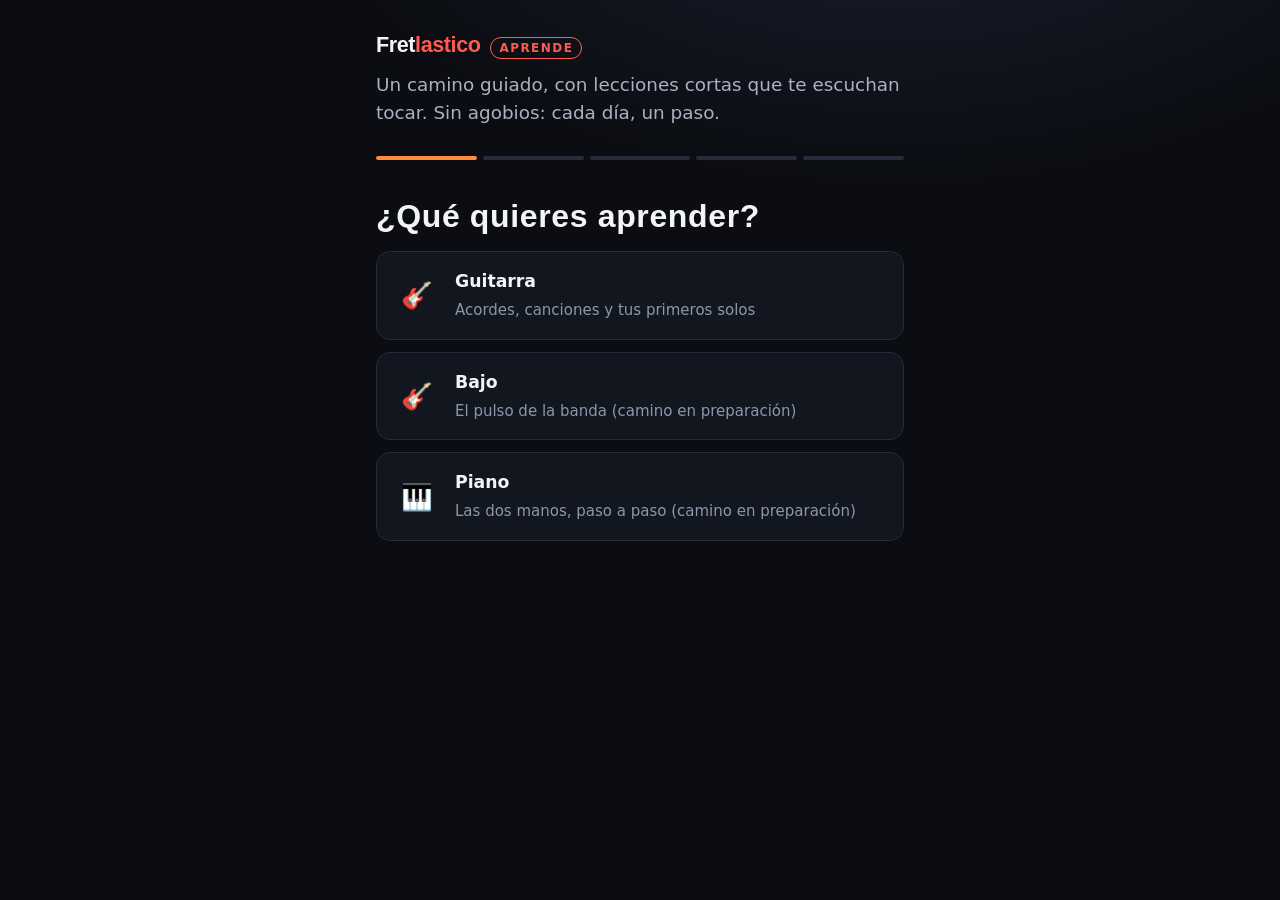
<file: aprende/index.html>
<!DOCTYPE html>
<html lang="es">
<head>
<meta charset="UTF-8">
<meta name="viewport" content="width=device-width, initial-scale=1, viewport-fit=cover">
<title>Fretlastico Aprende</title>
<meta name="description" content="Aprende guitarra paso a paso con lecciones cortas que te escuchan tocar.">
<meta name="theme-color" content="#0B0D12">
<meta http-equiv="Content-Security-Policy" content="default-src 'self'; script-src 'self'; style-src 'self' https://fonts.googleapis.com; font-src https://fonts.gstatic.com; img-src 'self' data:; media-src 'self' blob:; connect-src 'self'; base-uri 'none'; form-action 'none'">
<link rel="manifest" href="manifest.webmanifest">
<link rel="icon" href="icono.svg" type="image/svg+xml">
<link rel="preconnect" href="https://fonts.googleapis.com">
<link rel="preconnect" href="https://fonts.gstatic.com" crossorigin>
<link rel="stylesheet" href="https://fonts.googleapis.com/css2?family=Space+Grotesk:wght@500;600;700&family=Inter:wght@400;500;600;700&display=swap">
<link rel="stylesheet" href="css/aprende.css">
<script type="module" src="js/app.js"></script>
</head>
<body>
<div id="app"><p class="cargando">Cargando…</p></div>
<div id="aviso-vivo" class="solo-lector" aria-live="polite"></div>
<noscript><p class="cargando">Fretlastico Aprende necesita JavaScript.</p></noscript>
</body>
</html>
</file>
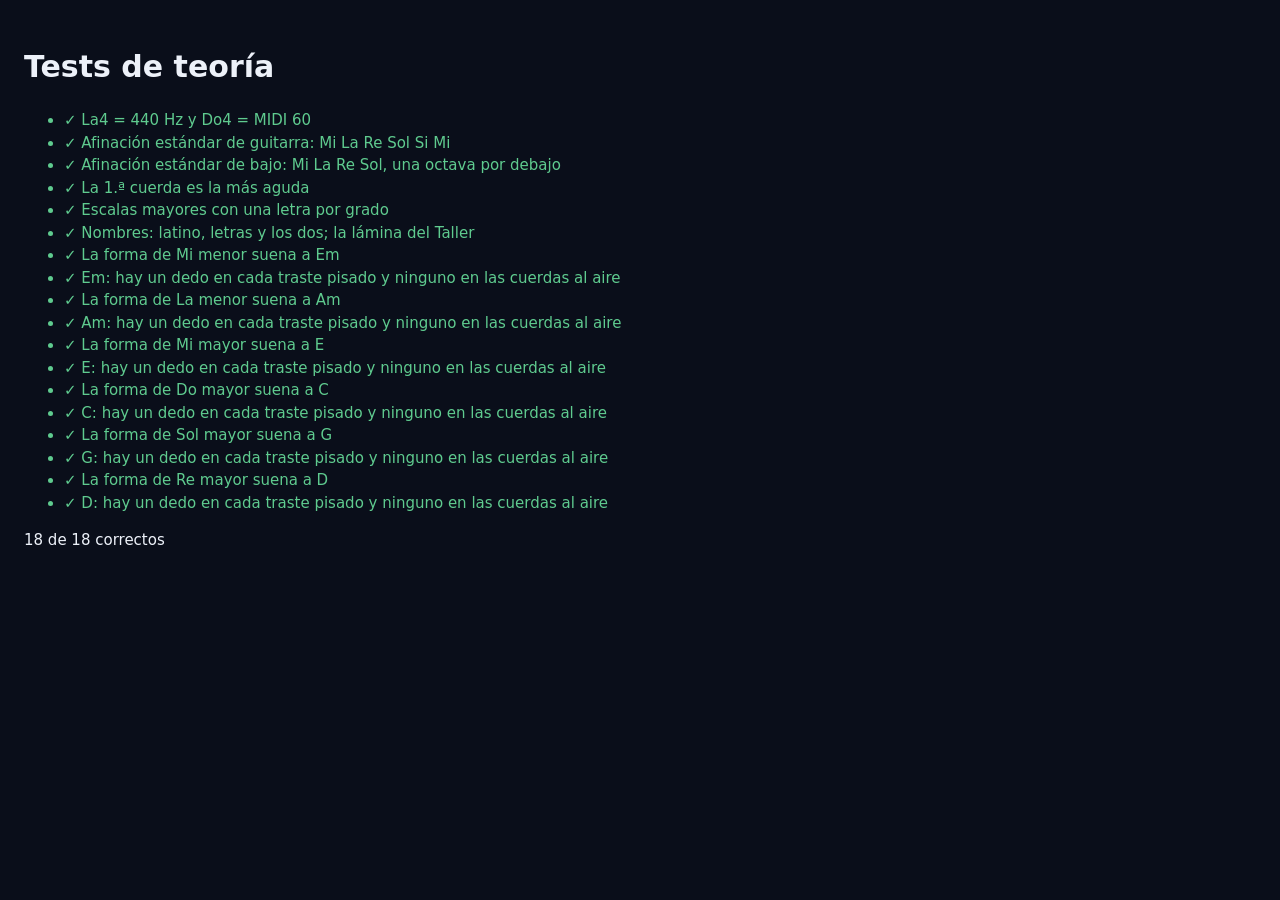
<file: aprende/tests/index.html>
<!DOCTYPE html>
<html lang="es">
<head><meta charset="UTF-8"><title>Tests · Fretlastico Aprende</title>
<style>body{font:15px/1.5 system-ui;background:#0A0E1A;color:#EDF1F9;padding:16px}.ok{color:#5FCB8F}.ko{color:#FF6B6B}</style></head>
<body><h1>Tests de teoría</h1><ul id="r"></ul><p id="total"></p>
<script type="module" src="teoria.test.js"></script>
</body></html>
</file>
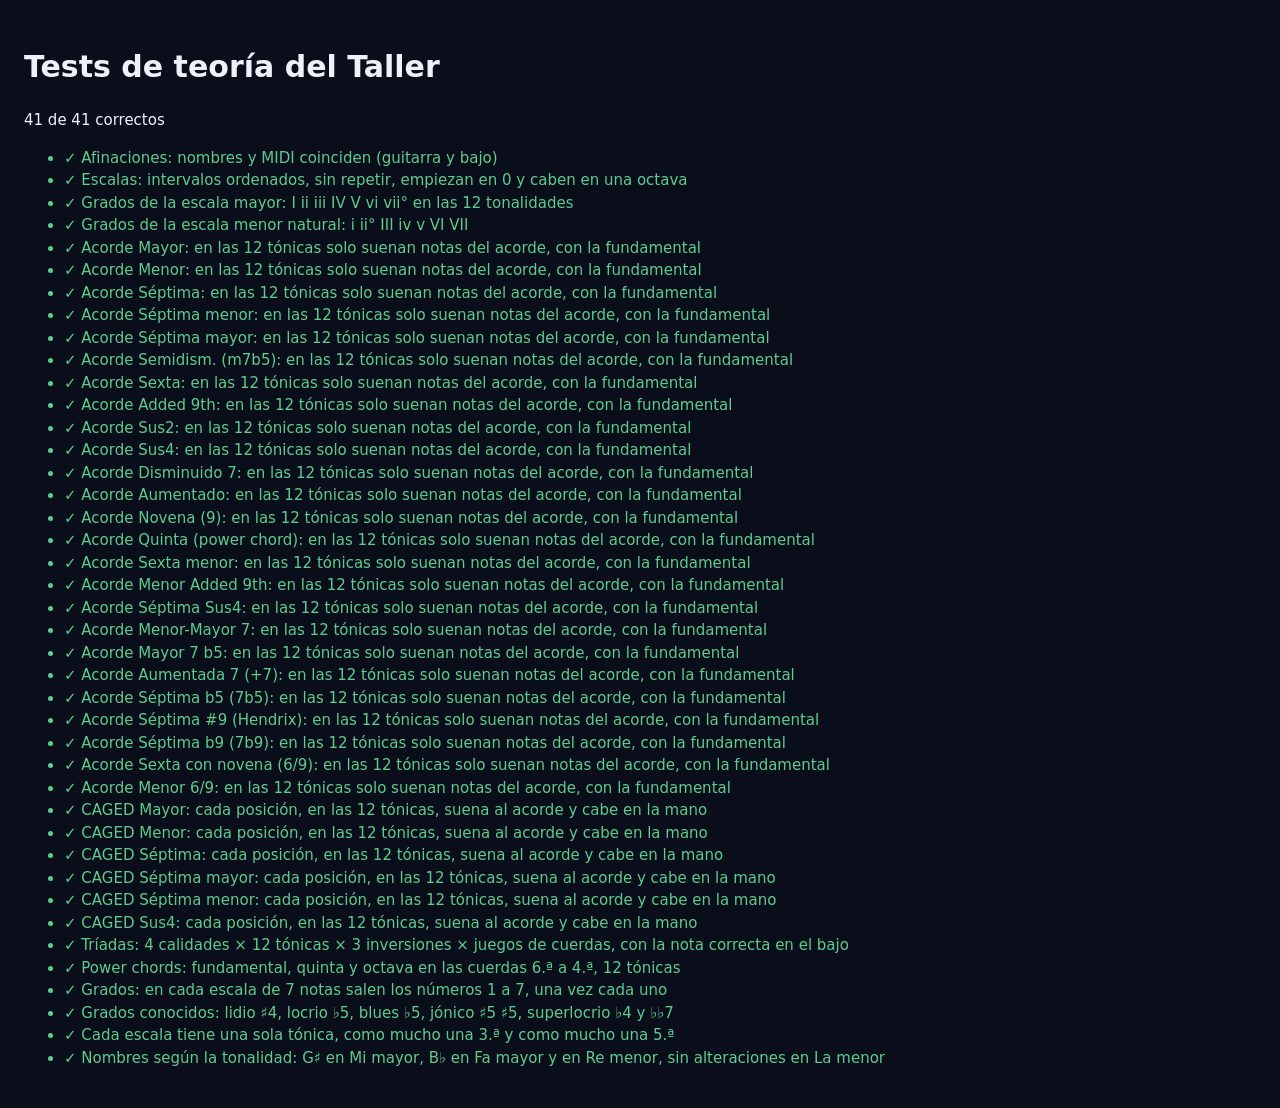
<file: tests/taller.html>
<!DOCTYPE html>
<html lang="es">
<head><meta charset="UTF-8"><title>Tests · Fretlastico Taller</title>
<style>body{font:15px/1.5 system-ui;background:#0A0E1A;color:#EDF1F9;padding:16px}.ok{color:#5FCB8F}.ko{color:#FF6B6B}.av{color:#FFB020}</style></head>
<body><h1>Tests de teoría del Taller</h1><p id="total"></p><ul id="r"></ul>
<script src="../js/teoria-taller.js"></script>
<script src="taller.test.js"></script>
</body></html>
</file>
<file: css/taller.css>
/* Fretlastico · Taller: estilos (antes dentro de index.html) */
:root{
  --bg: #0A0E1A;
  --bg-glow: radial-gradient(1200px 700px at 15% -10%, #182248 0%, #0A0E1A 55%);
  --wood-1: #2f333a;
  --wood-2: #383d45;
  --wood-3: #1c1f24;
  --fret-metal-a: #d8d3c8;
  --fret-metal-b: #8a8478;
  --bone: #ede4d3;
  --ink: #EDF1F9;
  --ink-secondary: #B7C0D8;
  --ink-dim: #8792AC;
  --ink-faint: #5B7099;
  --panel: #141B2E;
  --panel-2: #131A2B;
  --panel-edge: #232C47;
  --panel-edge-soft: #1F2844;
  --panel-border: #2A3450;
  --accent-root: #FF6B6B;
  --accent-root-dark: #D94F4F;
  --accent-play: #FFB020;
  --accent-blue: #5B8CFF;
  --accent-blue-dark: #4763E0;
  --accent-green: #5FCB8F;
  --accent-purple: #9B6BFF;
  --accent-teal: #2FD4B8;
  --accent-pink: #FF4FA3;
  --fs-scale: 1; /* control de tamaño de letra global, se ajusta con el mini-slider "Aa" */
}

*{ box-sizing: border-box; -webkit-tap-highlight-color: transparent; }

html, body{ margin:0; padding:0; height:100%; background: var(--bg-glow); color: var(--ink);
  font-family: 'Inter', sans-serif; overflow-x: hidden; } /* red de seguridad: nada se sale de pantalla */

body{ display:flex; flex-direction:column; height:100vh; padding: 10px 20px; gap: 8px; overflow-y:auto; }

header{ display:flex; align-items:center; justify-content:space-between; gap: 16px; flex-wrap: wrap; min-width:0; }
.brand{ display:flex; align-items:center; gap:10px; min-width:0; }
.brand h1{ font-family:var(--fuente-titulo); font-weight:400; font-size: calc(24px * var(--fs-scale)); letter-spacing: 0.5px;
  text-transform: uppercase; margin:0; }
.brand span{ font-size: calc(10px * var(--fs-scale)); color: var(--ink-dim); letter-spacing: 1px; }

.controls-row{ display:flex; align-items:center; gap: 12px; flex-wrap: wrap; min-width:0; }

/* los grupos de pastillas (tónica, zona, patrón, estilo...) pueden tener más botones de los que
   caben en una pantalla de móvil estrecha: en vez de desbordar la página, se deslizan horizontalmente. */
.pill-group{ display:flex; background: var(--panel); border: 1px solid var(--panel-edge);
  border-radius: 999px; padding: 3px; gap: 2px; min-width:0; max-width: 100%;
  overflow-x: auto; scrollbar-width: none; -webkit-overflow-scrolling: touch; }
.pill-group::-webkit-scrollbar{ display:none; }
.pill-group button{ font-family:var(--fuente-titulo); font-weight: 600; font-size: calc(11px * var(--fs-scale)); letter-spacing: 0.5px;
  text-transform: uppercase; padding: 7px 14px; border-radius: 999px; border: none; background: transparent;
  color: var(--ink-dim); cursor: pointer; transition: background .15s, color .15s; white-space:nowrap; flex-shrink:0; }
.pill-group button.active{ background: linear-gradient(180deg, var(--accent-blue), var(--accent-blue-dark)); color: #fff;
  box-shadow: 0 4px 12px -3px rgba(91,140,255,0.55), inset 0 1px 0 rgba(255,255,255,0.15); }

select#scaleSelect{ font-family:var(--fuente-titulo); font-weight: 600; font-size: calc(11px * var(--fs-scale)); letter-spacing: 0.5px;
  text-transform: uppercase; background: var(--panel); color: var(--ink); border: 1px solid var(--panel-edge);
  border-radius: 999px; padding: 8px 16px; cursor: pointer; max-width: 42vw; text-overflow:ellipsis; }

select#pianoChordQualitySelect, select#pianoLooperQualitySelect{ font-family:var(--fuente-titulo); font-weight: 600; font-size: calc(11px * var(--fs-scale));
  background: var(--panel) url("data:image/svg+xml;utf8,<svg xmlns='http://www.w3.org/2000/svg' viewBox='0 0 10 6'><path d='M0 0l5 6 5-6z' fill='%238792AC'/></svg>") no-repeat right 14px center;
  background-size: 9px 6px;
  color: var(--ink); border: 1px solid var(--panel-edge);
  border-radius: 999px; padding: 8px 30px 8px 16px; cursor: pointer; max-width: 40vw;
  appearance: none; -webkit-appearance: none; -moz-appearance: none; }

.icon-btn{ width: 34px; height: 34px; border-radius: 50%; border: 1px solid var(--panel-edge);
  background: var(--panel); color: var(--ink-dim); display:flex; align-items:center; justify-content:center;
  cursor:pointer; font-size: calc(14px * var(--fs-scale)); flex-shrink:0; }
.icon-btn.active{ color: var(--ink); border-color: #4a5561; background: linear-gradient(180deg, #4a5561, #333a42); }

.font-size-ctrl{ display:flex; align-items:center; gap: 6px; background: var(--panel);
  border: 1px solid var(--panel-edge); border-radius: 999px; padding: 6px 12px; flex-shrink:0; }
.font-size-ctrl span{ font-family:var(--fuente-titulo); font-weight:700; font-size: 12px; color: var(--ink-dim); }
.font-size-ctrl input[type=range]{ width: 70px; accent-color: var(--accent-play); }

.capo-ctrl{ display:flex; align-items:center; gap: 6px; background: var(--panel);
  border: 1px solid var(--panel-edge); border-radius: 999px; padding: 6px 12px; flex-shrink:0; }
.capo-ctrl .label{ font-family:var(--fuente-titulo); font-weight:700; font-size: 12px; color: var(--ink-dim); }
.capo-ctrl select{ background: var(--panel-edge); color: var(--ink); border:none; border-radius: 6px;
  padding: 4px 6px; font-size: calc(11px * var(--fs-scale)); font-family:var(--fuente-titulo); }
.capo-info{ background: rgba(224,184,74,0.1); border: 1px solid rgba(224,184,74,0.3); border-radius: 10px;
  padding: 8px 16px; margin: 0 auto 8px; max-width: 1200px; font-size: calc(12px * var(--fs-scale));
  color: var(--ink); text-align:center; }
.capo-info b{ color: var(--accent-play); }

.jam-summary{ display:flex; flex-wrap:wrap; align-items:center; justify-content:space-between; gap:10px;
  background: linear-gradient(135deg, rgba(224,184,74,0.14), rgba(171,30,22,0.08));
  border: 1px solid rgba(224,184,74,0.35); border-radius: 12px; padding: 12px 18px; }
.jam-summary-text{ flex:1; min-width:220px; }
.jam-summary-title{ font-family:var(--fuente-titulo); font-weight:700; text-transform:uppercase;
  letter-spacing:1px; font-size: calc(11px * var(--fs-scale)); color: var(--ink-dim); margin-bottom:2px; }
.jam-summary-main{ font-size: calc(15px * var(--fs-scale)); color: var(--ink); }
.jam-summary-main b{ color: var(--accent-play); }
.jam-summary-alt{ font-size: calc(11px * var(--fs-scale)); color: var(--ink-dim); margin-top:2px; }
.jam-summary-note{ font-size: calc(10px * var(--fs-scale)); color: var(--ink-dim); font-style:italic; margin-top:3px; }
.jam-summary-btn{ font-family:var(--fuente-titulo); font-weight:600; font-size: calc(12px * var(--fs-scale));
  background: var(--accent-play); color:#241300; border:none; border-radius:999px; padding: 9px 18px;
  cursor:pointer; white-space:nowrap; }

.fret-cell.behind-capo{ opacity: 0.22; filter: grayscale(0.6); }
.fret-cell.behind-capo .note-circle{ pointer-events:none; }
.fret-numbers div.capo-num{ color: var(--accent-play); font-weight:700; }

.sub-row{ display:flex; align-items:center; gap: 8px; flex-wrap:wrap; min-width:0; }
.sub-row .label{ font-family:var(--fuente-titulo); font-size: calc(10px * var(--fs-scale)); letter-spacing: 1.5px;
  text-transform: uppercase; color: var(--ink-dim); margin-right: 2px; white-space:nowrap; flex-shrink:0; }

.note-btn{ width: 40px; height: 40px; border-radius: 50%; border: 1px solid var(--panel-edge);
  background: var(--panel); color: var(--ink); font-family:'Inter', sans-serif; font-weight: 700;
  font-size: calc(12px * var(--fs-scale)); cursor: pointer; transition: transform .1s, box-shadow .15s; flex-shrink:0; }
.note-btn:hover{ transform: translateY(-1px); }
.note-btn.selected{ background: var(--accent-root); border-color: var(--accent-root-dark);
  box-shadow: 0 0 0 3px rgba(171,30,22,0.25); color: white; }

#rootButtons{ display:flex; gap:8px; overflow-x:auto; scrollbar-width:none; -webkit-overflow-scrolling:touch;
  max-width: 100%; min-width:0; }
#rootButtons::-webkit-scrollbar{ display:none; }

.board-shell{ flex: none; width:100%; display:flex; align-items:stretch; justify-content:center;
  height: 52vh; min-height: 340px; max-height: 620px; min-width:0; }

.piano-shell{ flex: none; width:100%; display:flex; flex-direction:column; gap:10px;
  height: 66vh; min-height: 540px; max-height: 780px; min-width:0; }

.triad-shell{ flex: none; width:100%; display:flex; flex-direction:column; gap:12px; }
.oido-shell{ flex: none; width:100%; display:flex; flex-direction:column; gap:12px; }
#oidoAnswerGroup{ flex-wrap:wrap; }
#oidoAnswerGroup button.correct{ background: var(--accent-green); color:#0A0E1A; border-color: var(--accent-green); }
#oidoAnswerGroup button.wrong{ background: var(--accent-root); color:#fff; border-color: var(--accent-root-dark); }
#oidoFeedback{ font-weight:700; color: var(--ink); }
.triad-diagram-wrap{ display:flex; gap:20px; align-items:flex-start; flex-wrap:wrap; }
.triad-diagram{ background: var(--panel); border:1px solid var(--panel-edge); border-radius:12px;
  padding:18px; width: 220px; max-width: 100%; }
.triad-diagram.wide{ width: 100%; max-width: 640px; }
.triad-diagram svg{ display:block; width:100%; height:auto; }
.triad-info{ background: var(--panel); border:1px solid var(--panel-edge); border-radius:12px;
  padding:16px; min-width:200px; font-family:'Inter', sans-serif; font-size: calc(11.5px * var(--fs-scale));
  line-height:1.7; flex:1; }
.triad-info b{ color: var(--accent-blue); }

.triad-progression-cards{ display:flex; flex-wrap:wrap; gap: 26px; justify-content:center;
  align-items:flex-start; width:100%; margin-top:10px; }
.chord-mini-card.triad-card{ flex: 0 1 auto; max-width: none; }

.piano-controls-row{ display:flex; align-items:center; gap:14px; flex-wrap:wrap; }
.piano-note-display{ font-family:var(--fuente-titulo); font-weight:700;
  font-size: calc(16px * var(--fs-scale)); color: var(--accent-play); }
.piano-font-status{ font-family:'Inter', sans-serif; font-size: calc(11px * var(--fs-scale)); color: var(--ink-dim); }
.piano-font-status.ok{ color: #5FCB8F; }
.piano-font-status.fallback{ color: var(--ink-dim); }
.piano-clef-toggle{ margin-left:auto; }

.staff-row{ display:flex; align-items:stretch; gap:12px; flex: 0 0 280px; height:280px; }
.staff-wrap{ flex: 0 0 80%; width:80%; min-width:0; background: #e2d5b0; border-radius: 12px; padding: 8px 16px;
  box-shadow: 0 8px 20px rgba(0,0,0,0.35); box-sizing:border-box; }
.staff-wrap svg{ display:block; width:100%; height:100%; overflow: visible; }
.piano-big-note{ flex: 0 0 20%; width:20%; display:flex; align-items:center; justify-content:center;
  background: var(--panel); border: 1px solid var(--panel-edge); border-radius: 12px;
  font-family:var(--fuente-titulo); font-weight:700; color: var(--accent-play);
  font-size: calc(40px * var(--fs-scale)); letter-spacing: 1px; text-align:center; line-height:1.1;
  box-sizing:border-box; }

.piano-keyboard-wrap{ flex:1; min-height: 140px; overflow-x:auto; overflow-y:hidden;
  background: linear-gradient(180deg, #202327, #14161a); border-radius: 12px; padding: 10px;
  box-shadow: 0 12px 30px rgba(0,0,0,0.5); }
.piano-keyboard{ position:relative; height:100%; display:flex; width:100%; min-width: 100%; }
.piano-key-white{ position:relative; flex: 1 1 0; min-width: 15px; height:100%;
  background: linear-gradient(180deg, #fdfdfb, #e9e7de); border: 1px solid #24211c;
  border-radius: 0 0 5px 5px; cursor:pointer; display:flex; align-items:flex-end; justify-content:center;
  padding-bottom: 8px; font-family:var(--fuente-titulo); font-size: 10px; color:#8a8578; }
.piano-key-white:hover{ background: linear-gradient(180deg, #fff, #f0efe6); }
.piano-key-white.active{ background: linear-gradient(180deg, #FFB020, #CC8A10); color:#241300; }
.piano-key-white.middle-c{ background: linear-gradient(180deg, #fdfdfb, #e5c98a); }
.piano-key-white.middle-c.active{ background: linear-gradient(180deg, #FFB020, #CC8A10); }
.piano-key-black{ position:absolute; top:0; width: 1.4%; height:62%; z-index:2;
  background: linear-gradient(180deg, #2a2a2a, #060606); border: 1px solid #000;
  border-radius: 0 0 4px 4px; cursor:pointer; }
.piano-key-black:hover{ background: linear-gradient(180deg, #3a3a3a, #161616); }
.piano-key-black.active{ background: linear-gradient(180deg, #FFB020, #CC8A10); }
.piano-key-white.c-label::after{ content: attr(data-label); }

.board-frame{ background: linear-gradient(180deg, #202327, #14161a); border-radius: 14px;
  padding: 12px 18px 16px 18px; box-shadow: 0 12px 30px rgba(0,0,0,0.5), inset 0 0 0 1px #2a2e34;
  width: 100%; min-width:0; display:flex; flex-direction:column; }

.fret-numbers{ display:grid; gap: 0; margin-bottom: 4px; min-width:0; }
.fret-numbers div{ text-align:center; font-family:var(--fuente-titulo); font-size: calc(10px * var(--fs-scale)); color: var(--ink-dim); }
.fret-numbers div.nut-num{ color: var(--bone); font-weight: 600; }

.board-body{ flex: 1; display:flex; gap: 6px; min-height: 160px; min-width:0; }

.fretboard{ position: relative; flex: 1; display:grid; border-radius: 6px; overflow: hidden; min-width:0;
  padding: 16px 0; background: repeating-linear-gradient(180deg, rgba(255,255,255,0.02) 0px, transparent 2px, transparent 40px),
    linear-gradient(180deg, var(--wood-2), var(--wood-1) 45%, var(--wood-3));
  box-shadow: inset 0 0 40px rgba(0,0,0,0.5); background-clip: padding-box; }

.fret-lines{ position:absolute; inset: 16px 0; pointer-events:none; z-index:0; }
.fret-wire{ position:absolute; top:0; bottom:0; width:2px; transform:translateX(-50%);
  background: linear-gradient(180deg, var(--fret-metal-a), var(--fret-metal-b)); box-shadow: 0 0 2px rgba(0,0,0,0.4); }
.fret-wire.nut-wire{ width:6px; background: var(--bone); box-shadow: 0 0 4px rgba(0,0,0,0.5); }
.fret-wire.capo-wire{ width:8px; background: var(--accent-play); box-shadow: 0 0 8px rgba(224,184,74,0.8); }

.string-row{ position: relative; display:grid; grid-column: 1 / -1; align-items:center; z-index:1; }

.string-line{ position:absolute; left:0; right:0; top:50%; height: 2px;
  background: linear-gradient(180deg, #cfd4da, #8f959c); transform: translateY(-50%);
  box-shadow: 0 1px 1px rgba(0,0,0,0.4); pointer-events:none; }

.string-labels{ width: 34px; display:flex; flex-direction:column; }
.string-label{ flex:1; display:flex; align-items:center; justify-content:center; }
.string-label .badge{ font-family:var(--fuente-titulo);
  font-weight:700; font-size: calc(8px * var(--fs-scale)); color: #14161a; background: var(--bone); width: 24px; height:24px;
  border-radius:6px; display:flex; flex-direction:column; align-items:center; justify-content:center;
  line-height: 1; gap: 1px; box-shadow: 0 1px 2px rgba(0,0,0,0.4); }
.string-label .snum{ font-size: calc(10px * var(--fs-scale)); }
.string-label .sletter{ font-size: calc(7px * var(--fs-scale)); opacity: 0.75; }

.fret-cell{ position: relative; display:flex; align-items:center; justify-content:center; min-width: 0; z-index:1; }
.fretboard.quiz-mode .fret-cell{ cursor: pointer; }

.inlay{ position:absolute; bottom: 6px; width: 8px; height:8px; border-radius:50%;
  background: radial-gradient(circle at 35% 30%, #e9e2d4, #b9ac95); opacity: 0.35; z-index:0; }
.inlay.double-a{ bottom: 60%; }
.inlay.double-b{ bottom: 12%; }

.note-circle{ width: 66%; aspect-ratio: 1/1; max-width: 42px; border-radius: 50%; display:flex;
  align-items:center; justify-content:center; font-weight: 700; font-size: clamp(calc(9px * var(--fs-scale)), 1.1vw, calc(13px * var(--fs-scale)));
  color: #fff; text-shadow: 0 1px 2px rgba(0,0,0,0.45);
  box-shadow: 0 2px 5px rgba(0,0,0,0.5), inset 0 1px 1px rgba(255,255,255,0.35);
  border: 1.5px solid rgba(0,0,0,0.25); z-index: 2; transition: transform .12s, box-shadow .12s; }
.note-circle.is-root{ box-shadow: 0 0 0 3px rgba(171,30,22,0.35), 0 2px 6px rgba(0,0,0,0.55),
  inset 0 1px 1px rgba(255,255,255,0.4); }
.note-circle.playing{ transform: scale(1.35); box-shadow: 0 0 0 4px rgba(224,184,74,0.55), 0 0 18px 4px rgba(224,184,74,0.6); }
.note-circle.playing.muted{ transform: scale(1.12); box-shadow: 0 0 0 4px rgba(154,160,168,0.55), 0 0 8px 2px rgba(154,160,168,0.5); }
.note-circle.playing.accent{ transform: scale(1.5); box-shadow: 0 0 0 5px rgba(224,184,74,0.85), 0 0 26px 6px rgba(224,184,74,0.85); }
.note-circle.mode-flash{ animation: modeFlash 1.1s ease-out 2; }
@keyframes modeFlash{
  0%   { transform: scale(1.5); box-shadow: 0 0 0 6px rgba(63,174,235,0.9), 0 0 28px 8px rgba(63,174,235,0.85); }
  100% { transform: scale(1); box-shadow: none; }
}

.riff-panel{ display:flex; flex-direction:column; gap: 10px; background: var(--panel);
  border: 1px solid var(--panel-edge); border-radius: 12px; padding: 10px 16px; min-width:0; }
.riff-controls-row{ display:flex; align-items:center; gap: 14px; flex-wrap:wrap; min-width:0; }
.riff-panel .riff-label{ font-family:var(--fuente-titulo); font-size: calc(10px * var(--fs-scale)); letter-spacing: 1.5px;
  text-transform: uppercase; color: var(--ink-dim); white-space:nowrap; }
.riff-panel pre{ margin:0; font-size: calc(11px * var(--fs-scale)); line-height: 1.35; color: var(--ink); width: 100%;
  font-family: 'JetBrains Mono', monospace;
  overflow-x:auto; white-space:pre; -webkit-overflow-scrolling:touch; }
.play-btn{ font-family:var(--fuente-titulo); font-weight: 700; font-size: calc(12px * var(--fs-scale)); letter-spacing: 0.5px;
  text-transform:uppercase; background: linear-gradient(135deg, #FFC24B, #FF9640); color:#241300;
  border:none; border-radius: 999px; padding: 9px 18px; cursor:pointer; white-space:nowrap;
  box-shadow: 0 8px 20px -6px rgba(255,150,64,0.55); transition: transform .1s, box-shadow .15s; }
.play-btn:hover{ transform: translateY(-1px); box-shadow: 0 10px 24px -6px rgba(255,150,64,0.7); }
.play-btn:disabled{ opacity:1; background: var(--panel-edge); color: var(--ink-dim); cursor:default; box-shadow:none; }

.finger-line{ font-size: calc(10px * var(--fs-scale)); color: var(--ink-dim); letter-spacing: 0.5px; padding: 0 4px; }
.finger-line b{ color: var(--ink); }

.tempo-ctrl{ display:flex; align-items:center; gap: 8px; min-width:0; flex-shrink:0; }
.tempo-ctrl input[type=range]{ width: 90px; accent-color: var(--accent-play); }
.tempo-ctrl span{ font-family:'JetBrains Mono', monospace; font-weight:700; font-size: calc(10px * var(--fs-scale)); color: var(--ink); white-space:nowrap; min-width: 56px; }
.metro-dot{ width:14px; height:14px; min-width:14px; max-width:14px; min-height:14px; max-height:14px;
  border-radius:50%; background: var(--panel-edge);
  display:inline-block; box-sizing:border-box; margin: 0 6px;
  flex-grow:0; flex-shrink:0; flex-basis:14px; align-self:center; vertical-align:middle;
  transition: background .05s, box-shadow .05s; }
.metro-dot.beat{ background: var(--accent-play); box-shadow: 0 0 6px 2px rgba(224,184,74,0.7); }
.metro-dot.accent{ background: var(--accent-root); box-shadow: 0 0 8px 3px rgba(171,30,22,0.8); }

.metro-advanced{ background: var(--panel); border: 1px solid var(--panel-edge); border-radius: 12px;
  padding: 10px 14px; }
.swing-ctrl{ display:flex; align-items:center; gap:6px; }
.swing-ctrl input[type=range]{ width:70px; }
.swing-ctrl span#swingLabel{ font-size: calc(11px * var(--fs-scale)); color: var(--ink-dim); min-width:32px; }
.btn-compas{ font-family:var(--fuente-titulo); font-weight:600; font-size: calc(12px * var(--fs-scale));
  background: var(--panel-edge); color: var(--ink); border: 1px solid transparent; border-radius: 999px;
  padding: 7px 14px; cursor:pointer; white-space:nowrap; transition: background .15s, color .15s; }
.btn-compas:hover{ background: rgba(224,184,74,0.18); }
.btn-compas.active{ background: var(--accent-play); color:#241300; }

.timesig-ctrl{ display:flex; align-items:center; gap:8px; }
.timesig-badge{ display:flex; flex-direction:column; align-items:center; justify-content:center;
  font-family:var(--fuente-titulo); font-weight:700; line-height:1; color: var(--ink);
  background: var(--panel); border: 1px solid var(--panel-edge); border-radius:6px;
  padding: 3px 8px; font-size: calc(13px * var(--fs-scale)); min-width: 26px; }
.timesig-line{ width:100%; height:1px; background: var(--ink-dim); margin: 2px 0; }
.timesig-pos{ font-family:'JetBrains Mono', monospace; font-size: calc(11px * var(--fs-scale));
  color: var(--accent-play); min-width: 30px; }

.compas-wheel{ display:flex; flex-wrap:wrap; gap: 6px; justify-content:center;
  background: var(--panel); border: 1px solid var(--panel-edge); border-radius: 12px; padding: 10px 14px; }
.compas-beat{ width: 26px; height: 26px; border-radius:50%; display:flex; align-items:center; justify-content:center;
  background: var(--panel-edge); color: var(--ink-dim); font-family:'JetBrains Mono', monospace;
  font-size: calc(10px * var(--fs-scale)); flex-shrink:0; transition: background .05s, transform .05s; }
.compas-beat.strong{ font-weight:700; color: var(--ink); box-shadow: inset 0 0 0 2px var(--accent-root); }
.compas-beat.lit{ background: var(--accent-play); color:#241300; transform: scale(1.25); }
.compas-beat.lit.strong{ background: var(--accent-root); color:#fff; }
.compas-beat.sub-lit{ background: rgba(224,184,74,0.35); transform: scale(1.1); }

.finger-badge{ position:absolute; bottom:-3px; right:-3px; width:13px; height:13px; border-radius:50%;
  background: var(--bg); color: var(--ink); font-size: calc(8px * var(--fs-scale)); font-weight:700; display:flex;
  align-items:center; justify-content:center; box-shadow: 0 0 0 1px var(--panel-edge); z-index:3; }

.quiz-panel{ display:flex; align-items:center; gap: 12px; background: var(--panel);
  border: 1px solid #4a3d1a; border-radius: 12px; padding: 10px 16px; flex-wrap:wrap; min-width:0; }
.quiz-panel .riff-label{ font-family:var(--fuente-titulo); font-size: calc(10px * var(--fs-scale)); letter-spacing: 1.5px;
  text-transform: uppercase; color: var(--accent-play); white-space:nowrap; }
#quizStatus{ font-size: calc(11px * var(--fs-scale)); color: var(--ink); }

.quiz-dot{ width: 34%; aspect-ratio:1/1; max-width:20px; border-radius:50%;
  background: rgba(255,255,255,0.14); border: 1.5px dashed rgba(255,255,255,0.35);
  transition: transform .15s; z-index:2; }
.fret-cell.quiz-correct{ background: rgba(63,174,92,0.35); }
.fret-cell.quiz-wrong{ background: rgba(171,30,22,0.35); }

footer{ display:flex; justify-content: space-between; align-items:center; font-size: calc(9px * var(--fs-scale));
  color: var(--ink-dim); letter-spacing: 0.5px; }
footer .legend{ display:flex; align-items:center; gap: 6px; }
footer .dot-legend{ width: 9px; height:9px; border-radius:50%; background: var(--accent-root); display:inline-block; }

.theory-section{ background: var(--panel); border: 1px solid var(--panel-edge); border-radius: 12px;
  padding: 10px 16px; font-size: calc(11px * var(--fs-scale)); }
.theory-section summary{ cursor:pointer; font-family:var(--fuente-titulo); font-weight:700;
  font-size: calc(12px * var(--fs-scale)); letter-spacing: 0.5px; text-transform: uppercase; color: var(--accent-blue); list-style: none; }
.theory-section summary::-webkit-details-marker{ display:none; }
.theory-section[open] summary{ color: var(--accent-blue); margin-bottom: 8px; }
.theory-body{ display:flex; flex-direction:column; gap: 8px; }
.theory-note{ margin:0; font-size: calc(10.5px * var(--fs-scale)); line-height:1.5; color: var(--ink-dim); }
.theory-note b{ color: var(--ink); }
.theory-note-small{ font-size: calc(9.5px * var(--fs-scale)); }
.theory-table-wrap{ overflow-x:auto; -webkit-overflow-scrolling:touch; }
.theory-table{ border-collapse: collapse; width: 100%; min-width: 480px; font-size: calc(10.5px * var(--fs-scale)); }

.drum-controls-row{ display:flex; align-items:center; gap:14px; flex-wrap:wrap; }
.voice-panel{ padding: 16px; max-width: 480px; margin: 0 auto; }
.voice-calib-box, .voice-quiz-box{ background: var(--panel); border:1px solid var(--panel-edge); border-radius:12px; padding:16px; }
.voice-calib-row{ display:flex; flex-wrap:wrap; align-items:center; gap:8px; margin: 10px 0; }
.voice-target-note{ font-family:'Anton', sans-serif; font-size: calc(46px * var(--fs-scale)); text-align:center;
  color: var(--ink); letter-spacing: 1px; margin-bottom: 10px; }
.voice-btn-row{ display:flex; flex-wrap:wrap; gap:8px; justify-content:center; margin-bottom: 16px; }
.voice-meter-wrap{ margin: 10px 0 6px; }
.voice-meter-track{ position:relative; height: 14px; border-radius: 7px; background: linear-gradient(90deg, var(--accent-blue) 0%, var(--accent-green) 42%, var(--accent-green) 58%, var(--accent-blue) 100%);
  overflow:visible; }
.voice-meter-center-line{ position:absolute; left:50%; top:-4px; bottom:-4px; width:2px; background: var(--ink); opacity:0.5; }
.voice-meter-needle{ position:absolute; top:-6px; left:50%; width:4px; height:26px; border-radius:2px; background: var(--ink);
  transform: translateX(-50%); transition: left 0.08s linear; box-shadow: 0 0 6px rgba(0,0,0,0.4); }
.voice-meter-labels{ display:flex; justify-content:space-between; font-size: calc(10px * var(--fs-scale)); color: var(--ink-dim); margin-top:4px; }
.voice-feedback{ text-align:center; font-family:var(--fuente-titulo); font-weight:600; font-size: calc(15px * var(--fs-scale));
  padding: 10px; color: var(--ink-dim); }
.voice-feedback.tuned{ color: var(--accent-green); }
.voice-feedback.high{ color: var(--accent-root); }
.voice-feedback.low{ color: var(--accent-blue); }
.voice-score-row{ display:flex; flex-wrap:wrap; gap:14px; align-items:center; justify-content:center;
  font-size: calc(12px * var(--fs-scale)); color: var(--ink-dim); margin-top: 8px; }
.voice-score-row b{ color: var(--ink); }
.drum-mini-btn{ font-family:var(--fuente-titulo); font-weight:600; font-size: calc(11px * var(--fs-scale));
  background: var(--panel); color: var(--ink); border: 1px solid var(--panel-edge);
  border-radius: 999px; padding: 8px 16px; cursor:pointer; white-space:nowrap; }
.drum-mini-btn:hover{ border-color: var(--accent-play); }
.drum-mini-btn.active{ background: var(--accent-play); color:#241300; border-color: var(--accent-play); }
.drum-volume-ctrl{ display:flex; align-items:center; gap:6px; }
.drum-volume-ctrl input[type=range]{ width:80px; accent-color: var(--accent-play); }
.drum-volume-ctrl span{ font-family:'JetBrains Mono', monospace; font-weight:700;
  font-size: calc(10px * var(--fs-scale)); color: var(--ink); white-space:nowrap; min-width: 48px; }
.drum-note{ font-size: calc(9.5px * var(--fs-scale)); color: var(--ink-dim); font-style:italic; }
.drum-step-grid{ display:flex; flex-direction:column; gap:4px; margin-top:10px; }
.drum-row{ display:flex; align-items:center; gap:8px; }
.drum-mute-btn{ flex: 0 0 22px; width:22px; height:22px; border-radius:50%; border:1px solid var(--panel-edge);
  background: var(--panel); font-size: 11px; cursor:pointer; display:flex; align-items:center; justify-content:center; padding:0; }
.drum-mute-btn.active{ background: var(--accent-root); border-color: var(--accent-root-dark); }
.drum-row-label{ flex: 0 0 90px; font-family:var(--fuente-titulo); font-size: calc(10px * var(--fs-scale));
  color: var(--ink-dim); text-align:right; }
.drum-row-cells{ flex:1; display:grid; grid-template-columns: repeat(16, 1fr); gap: 3px; min-width:0; }
.drum-step-cell{ height: 18px; border-radius: 3px; background: var(--bg); border: 1px solid var(--panel-edge); cursor:pointer; }
.drum-step-cell.beat-start{ border-left: 2px solid var(--ink-dim); }
.drum-step-cell.on{ background: var(--panel-edge); }
.drum-step-cell.on.accent{ background: var(--accent-root); }
.drum-step-cell.current{ background: var(--accent-play); box-shadow: 0 0 6px 1px rgba(224,184,74,0.7); }

.drum-looper-row{ background: var(--panel-2); border:1px solid var(--panel-edge); border-radius:12px;
  padding:12px 16px; margin-top:12px; display:flex; flex-direction:column; gap:10px; }
.drum-looper-header{ display:flex; align-items:center; gap:14px; flex-wrap:wrap; }
.drum-looper-title{ font-family:var(--fuente-titulo); font-weight:700; font-size: calc(12px * var(--fs-scale));
  color: var(--accent-blue); text-transform:uppercase; letter-spacing:0.5px; }
.drum-looper-build{ display:flex; align-items:center; gap:10px; flex-wrap:wrap; }
.drum-looper-preset-row{ display:flex; align-items:center; gap:10px; flex-wrap:wrap;
  background: var(--panel); border:1px solid var(--panel-edge); border-radius:10px; padding:8px 12px; }
.drum-looper-preset-row .label{ font-family:var(--fuente-titulo); font-size: calc(10px * var(--fs-scale));
  color: var(--ink-dim); text-transform:uppercase; letter-spacing:0.5px; }
.drum-looper-list{ display:flex; flex-wrap:wrap; gap:8px; }
.drum-looper-chip{ background: var(--panel); border:1px solid var(--panel-edge); border-radius:999px;
  padding:6px 12px; font-family:var(--fuente-titulo); font-size: calc(10.5px * var(--fs-scale));
  color: var(--ink); display:flex; align-items:center; gap:6px; }
.drum-looper-chip button{ background:none; border:none; color: var(--ink-dim); cursor:pointer; font-size:13px; padding:0; }
.drum-looper-bars-btn{ background: var(--panel-2); border:1px solid var(--panel-edge); border-radius:999px;
  padding:2px 8px; font-family:'JetBrains Mono', monospace; font-weight:700; color: var(--accent-blue); font-size:11px; }
.drum-looper-chip.current-chord{ border-color: var(--accent-play); box-shadow: 0 0 6px 1px rgba(255,176,32,0.4); }

.drum-eq-section{ margin-top: 14px; background: var(--panel-2); border:1px solid var(--panel-edge); border-radius:12px; padding: 10px 16px; }
.drum-eq-section summary{ cursor:pointer; font-family:var(--fuente-titulo); font-weight:700;
  font-size: calc(11px * var(--fs-scale)); color: var(--accent-blue); list-style:none; text-transform:uppercase; letter-spacing:0.5px; }
.drum-eq-section summary::-webkit-details-marker{ display:none; }
.drum-eq-row{ display:flex; gap:22px; flex-wrap:wrap; margin-top:10px; }
.drum-eq-ctrl{ display:flex; align-items:center; gap:8px; }
.drum-eq-ctrl input[type=range]{ width:90px; accent-color: var(--accent-blue); }
.drum-eq-ctrl span{ font-family:'JetBrains Mono', monospace; font-weight:700; font-size: calc(10px * var(--fs-scale)); color: var(--ink); min-width:32px; }
.drum-step-cell.on.current{ background: var(--accent-root); box-shadow: 0 0 8px 2px rgba(171,30,22,0.7); }
.drum-step-cell.fill-active{ box-shadow: 0 0 10px 3px rgba(224,184,74,0.9); }

.theory-table th, .theory-table td{ text-align:left; padding: 5px 8px; border-bottom: 1px solid var(--panel-edge);
  white-space:nowrap; }
.theory-table th{ color: var(--ink-dim); font-family:var(--fuente-titulo); font-weight:600;
  text-transform:uppercase; font-size: calc(9px * var(--fs-scale)); letter-spacing: 0.5px; }
.theory-table td{ color: var(--ink); }
.theory-table tr.highlight td{ background: rgba(224,184,74,0.12); }
.theory-table tr.highlight td:first-child{ color: var(--accent-play); font-weight:700; }
.theory-progression{ margin:0; font-size: calc(11px * var(--fs-scale)); color: var(--ink); }
.theory-progression b{ color: var(--accent-play); }

.circle-widget{ display:flex; align-items:center; gap: 24px; flex-wrap:wrap; justify-content:center; }
.circle-wheel{ position:relative; width: min(320px, 80vw); aspect-ratio:1/1; flex-shrink:0; }
.circle-wheel::before{ content:''; position:absolute; inset:8%; border-radius:50%;
  border: 1px dashed var(--panel-edge); }
.circle-node{ position:absolute; width: 58px; height:58px; margin-left:-29px; margin-top:-29px;
  border-radius:50%; background: var(--panel); border: 2px solid var(--panel-edge);
  display:flex; flex-direction:column; align-items:center; justify-content:center; cursor:pointer;
  transition: transform .15s, border-color .15s, background .15s; z-index:1; }
.circle-node:hover{ transform: scale(1.08); }
.circle-node .cn-major{ font-family:var(--fuente-titulo); font-weight:700;
  font-size: calc(13px * var(--fs-scale)); color: var(--ink); line-height:1; }
.circle-node .cn-minor{ font-size: calc(9px * var(--fs-scale)); color: var(--ink-dim); line-height:1.3; }
.circle-node.selected{ border-color: var(--accent-play); background: rgba(224,184,74,0.15);
  box-shadow: 0 0 16px 2px rgba(224,184,74,0.4); }
.circle-node.neighbor{ border-color: rgba(224,184,74,0.5); }
.circle-info{ flex:1; min-width: 220px; display:flex; flex-direction:column; gap:8px; }
.circle-info-name{ font-family:var(--fuente-titulo); font-weight:700;
  font-size: calc(20px * var(--fs-scale)); color: var(--ink); }
.circle-info-row{ font-size: calc(12px * var(--fs-scale)); color: var(--ink-dim); }
.circle-info-row b{ color: var(--ink); }

.chord-panel{ flex: none; width:100%; display:flex; align-items:stretch; justify-content:center; gap: 28px;
  background: var(--panel); border: 1px solid var(--panel-edge); border-radius: 14px;
  padding: 20px; flex-wrap:wrap; min-width:0;
  height: 48vh; min-height: 320px; max-height: 600px; }
.chord-diagram-wrap{ flex: 1 1 auto; display:flex; align-items:center; justify-content:center;
  min-width: 160px; min-height: 0; max-width: 100%; max-height: 100%; overflow:hidden; }
.chord-diagram-wrap svg{ display:block; width: min(100%, 380px); height: auto;
  max-height: min(42vh, 440px); aspect-ratio: 160 / 190; }
.chord-info{ display:flex; flex-direction:column; align-items:flex-start; gap: 10px; min-width: 140px; align-self:center; }
.chord-info-name{ font-family:var(--fuente-titulo); font-weight:700; font-size: calc(22px * var(--fs-scale)); letter-spacing: 1px; color: var(--ink); }
.chord-info-tones{ font-size: calc(12px * var(--fs-scale)); color: var(--ink-dim); letter-spacing: 0.5px; line-height: 1.6; }
.chord-info-tones b{ color: var(--ink); }

.prog-sequence{ display:flex; align-items:center; gap: 10px; background: var(--panel);
  border: 1px solid var(--panel-edge); border-radius: 12px; padding: 10px 16px; flex-wrap:wrap; min-width:0; }
.prog-chips{ display:flex; align-items:center; gap: 6px; flex-wrap:wrap; min-height: 26px; flex:1; min-width: 100px; }
.prog-chip{ display:flex; align-items:center; gap:4px; background: var(--panel-edge); border-radius: 999px;
  padding: 4px 10px; font-family:var(--fuente-titulo); font-weight:600; font-size: calc(11px * var(--fs-scale));
  color: var(--ink); white-space:nowrap; }
.prog-chip.current{ background: var(--accent-play); color: #241300; }
.prog-chip .prog-chip-arrow{ color: var(--ink-dim); margin-left:2px; }
.prog-empty-hint{ font-size: calc(11px * var(--fs-scale)); color: var(--ink-dim); }

.prog-chords-panel{ overflow-y:auto; align-items:flex-start; height:auto; min-height: 320px; max-height: 74vh; }
.prog-chords-row{ display:flex; flex-wrap:wrap; gap: 26px; justify-content:center; align-items:flex-start;
  width:100%; }
.chord-mini-card{ display:flex; flex-direction:column; align-items:center; gap: 8px;
  padding: 14px; border-radius: 12px; border: 2px solid transparent; flex: 0 1 260px; max-width: 300px;
  cursor:pointer; transition: border-color .15s, background .15s; }
.chord-mini-card:hover{ background: rgba(255,255,255,0.03); }
.chord-mini-card .chord-mini-diagram{ width: 100%; }
.chord-mini-card .chord-mini-diagram svg{ display:block; width:100%; height:auto; aspect-ratio: 160/190; }
.chord-mini-card .chord-mini-label{ font-family:var(--fuente-titulo); font-weight:700;
  font-size: calc(18px * var(--fs-scale)); color: var(--ink); text-align:center; }
.chord-mini-card .chord-mini-roman{ font-size: calc(13px * var(--fs-scale)); color: var(--ink-dim);
  text-align:center; letter-spacing: 0.5px; }
.chord-mini-card .chord-mini-scale{ font-size: calc(11px * var(--fs-scale)); color: var(--accent-play);
  text-align:center; }
.chord-mini-card .chord-mini-gobtn{ font-family:var(--fuente-titulo); font-weight:600;
  font-size: calc(10px * var(--fs-scale)); text-transform:uppercase; letter-spacing:0.5px;
  background: var(--panel-edge); color: var(--ink); border:none; border-radius:999px;
  padding: 5px 12px; cursor:pointer; }
.chord-mini-card .chord-mini-gobtn:hover{ background: var(--accent-play); color:#241300; }
.chord-mini-card.current{ border-color: var(--accent-play);
  background: rgba(224,184,74,0.12); box-shadow: 0 0 18px 2px rgba(224,184,74,0.35); }

/* Ajustes para móvil (pantalla estrecha, no solo tablet): controles más compactos para que quepa
   todo, y todo lo que no quepa se desliza en horizontal (ver .pill-group) en vez de desbordar. */
@media (max-width: 640px){
  body{ padding: 8px 10px; gap: 6px; }
  .brand h1{ font-size: calc(16px * var(--fs-scale)); }
  .brand span{ font-size: calc(8px * var(--fs-scale)); }
  .icon-btn{ width: 30px; height: 30px; font-size: calc(12px * var(--fs-scale)); }
  .note-btn{ width: 34px; height: 34px; font-size: calc(10px * var(--fs-scale)); }
  select#scaleSelect{ max-width: 38vw; font-size: calc(10px * var(--fs-scale)); padding: 7px 10px; }
  .pill-group button{ padding: 6px 10px; font-size: calc(10px * var(--fs-scale)); }
  .board-shell{ height: 40vh; min-height: 220px; max-height: 420px; }
  .board-frame{ padding: 8px 8px 10px 8px; }
  .string-labels{ width: 26px; }
  .string-label .badge{ width: 19px; height: 19px; }
  .string-label .snum{ font-size: calc(8px * var(--fs-scale)); }
  .string-label .sletter{ font-size: calc(6px * var(--fs-scale)); }
  .note-circle{ max-width: 30px; }
  .finger-badge{ width: 11px; height: 11px; font-size: calc(7px * var(--fs-scale)); }
  .staff-row{ flex-direction: column; flex: 0 0 auto; height: auto; gap: 8px; }
  .staff-wrap{ width: 100%; flex: 0 0 auto; height: 46vh; min-height: 260px; max-height: 380px; }
  .piano-big-note{ width: 100%; flex: 0 0 auto; height: auto; min-height: 46px;
    font-size: calc(28px * var(--fs-scale)); padding: 8px; }
  .piano-key-white{ flex: 0 0 22px; min-width: 22px; width: 22px; }
  .piano-keyboard{ width: max-content; min-width: 100%; }
  .tempo-ctrl input[type=range]{ width: 60px; }
  .font-size-ctrl input[type=range]{ width: 46px; }
  .font-size-ctrl{ padding: 5px 8px; }
  .tempo-ctrl span{ font-size: calc(9px * var(--fs-scale)); min-width: 44px; }
  .riff-panel pre{ font-size: calc(9px * var(--fs-scale)); }
  footer{ font-size: calc(8px * var(--fs-scale)); }
  .chord-panel{ flex-direction: column; gap: 10px; padding: 14px; height: auto; min-height: 0; max-height: none; }
  .chord-diagram-wrap svg{ width: min(100%, 260px); }
  .chord-info{ align-items:center; text-align:center; align-self:center; }
  .prog-chords-panel{ height:auto; min-height: 220px; max-height: 70vh; }
  .chord-info-name{ font-size: calc(18px * var(--fs-scale)); }
  .chord-mini-card:not(.triad-card){ flex-basis: 150px; max-width: 170px; padding: 8px; gap: 4px; }
  .chord-mini-card .chord-mini-label{ font-size: calc(13px * var(--fs-scale)); }
  .chord-mini-card .chord-mini-roman{ font-size: calc(10px * var(--fs-scale)); }
  .drum-row-label{ flex: 0 0 58px; font-size: calc(8px * var(--fs-scale)); }
  .drum-step-cell{ height: 14px; }
  .drum-step-grid{ overflow-x: auto; }
  .drum-row-cells{ min-width: 340px; }
  .drum-controls-row{ gap: 8px; }
  .drum-note{ display: none; }
  .ft-panel{ width: 94vw; right: 3vw; left: 3vw; bottom: 8px; max-height: 78vh; }
}

#fretTeacherFab{ position: fixed; bottom: 20px; right: 20px; z-index: 500; width: 54px; height: 54px;
  border-radius: 50%; border: none; background: linear-gradient(135deg, var(--accent-blue), var(--accent-blue-dark));
  color: #fff; font-size: 24px; cursor: pointer; box-shadow: 0 8px 20px -4px rgba(91,140,255,0.6);
  display:flex; align-items:center; justify-content:center; }
#fretTeacherFab:hover{ transform: scale(1.06); }

.ft-panel{ position: fixed; right: 20px; bottom: 84px; width: 420px; max-width: 92vw; max-height: 72vh;
  background: var(--panel); border: 1px solid var(--panel-edge); border-radius: 16px; z-index: 500;
  display:flex; flex-direction:column; box-shadow: 0 20px 50px -10px rgba(0,0,0,0.6); overflow:hidden; }
.ft-header{ display:flex; align-items:center; justify-content:space-between; padding: 12px 16px;
  background: var(--panel-2); border-bottom: 1px solid var(--panel-edge); flex: 0 0 auto; }
.ft-title{ font-family:var(--fuente-titulo); font-weight:700; font-size: calc(14px * var(--fs-scale));
  color: var(--accent-blue); text-transform:uppercase; letter-spacing:0.5px; }
.ft-search-row{ display:flex; gap:8px; padding: 12px 16px 8px; flex: 0 0 auto; }
.ft-search-row input{ flex:1; min-width:0; background: var(--bg); border:1px solid var(--panel-edge);
  border-radius:8px; padding:8px 12px; color: var(--ink); font-family:'Inter', sans-serif; font-size: calc(12px * var(--fs-scale)); }
.ft-backing-label{ padding: 2px 16px 0; color: var(--ink-dim); flex: 0 0 auto; }
#ftBackingResult{ margin: 0 16px 8px; border-color: var(--accent-play); flex: 0 0 auto; }
.ft-manual-row{ display:flex; align-items:center; gap:8px; flex-wrap:wrap; margin-top:8px; }
.ft-manual-row .pill-group button{ padding:5px 9px; font-size: calc(9.5px * var(--fs-scale)); }
.ft-action-btn + .ft-action-btn{ margin-left:8px; }
.ft-quick-row{ display:flex; flex-wrap:wrap; gap:6px; padding: 4px 16px 10px; flex: 0 0 auto; }
.ft-quick-btn{ background: var(--panel-2); border:1px solid var(--panel-edge); border-radius:999px;
  padding:6px 12px; font-family:var(--fuente-titulo); font-size: calc(10px * var(--fs-scale));
  color: var(--ink); cursor:pointer; text-align:left; }
.ft-quick-btn:hover{ border-color: var(--accent-blue); }
.ft-results{ flex:1; overflow-y:auto; padding: 8px 16px 16px; }
.ft-answer{ background: var(--panel-2); border:1px solid var(--panel-edge); border-radius:10px;
  padding:12px 14px; margin-bottom:10px; }
.ft-answer h4{ margin:0 0 6px; color: var(--accent-play); font-family:var(--fuente-titulo);
  font-size: calc(12.5px * var(--fs-scale)); }
.ft-answer p{ margin: 0 0 8px; font-family:'Inter', sans-serif; font-size: calc(11.5px * var(--fs-scale));
  color: var(--ink-secondary); line-height:1.65; white-space:pre-line; }
.ft-answer p:last-child{ margin-bottom:0; }
#ftContextTip{ margin: 0 16px 8px; border-color: var(--accent-blue); flex: 0 0 auto; }
.ft-action-btn{ background: linear-gradient(135deg, var(--accent-blue), var(--accent-blue-dark)); color:#fff;
  border:none; border-radius:999px; padding:7px 14px; font-family:var(--fuente-titulo); font-weight:700;
  font-size: calc(10.5px * var(--fs-scale)); cursor:pointer; margin-top:4px; }
.sm-section{ margin-bottom: 16px; }
.sm-section-title{ font-family:var(--fuente-titulo); font-weight:700; font-size: calc(13px * var(--fs-scale));
  color: var(--accent-play); text-transform:uppercase; letter-spacing:0.5px; margin-bottom:6px; }
.sm-item{ display:block; width:100%; text-align:left; background:none; border:none;
  border-bottom:1px solid var(--panel-edge); padding:8px 4px; color: var(--ink-secondary);
  font-family:'Inter', sans-serif; font-size: calc(11.5px * var(--fs-scale)); cursor:pointer; }
button.sm-item:hover{ color: var(--ink); background: var(--panel-2); }
.sm-item:last-child{ border-bottom:none; }

/* ───── Rediseño 2026-10 (fase 1): cabecera compacta, navegación por grupos, ritmos flotantes, móvil ───── */
.aprende-link{ font-family:var(--fuente-titulo); font-weight:600; font-size: calc(11px * var(--fs-scale)); letter-spacing:1px;
  text-transform:uppercase; color: var(--accent-play); border:1px solid currentColor; border-radius:999px; padding: 6px 12px;
  text-decoration:none; white-space:nowrap; }
.aprende-link:hover{ background: rgba(255,176,32,0.12); }
.ajustes-panel{ display:flex; flex-wrap:wrap; align-items:center; gap: 12px; padding: 12px 14px; border-radius: 14px;
  background: var(--panel); border: 1px solid var(--panel-edge); }
.ajustes-panel[hidden]{ display:none; }
.ajuste{ display:flex; align-items:center; gap: 8px; background: var(--panel-2); border:1px solid var(--panel-edge);
  border-radius:999px; padding: 4px 12px 4px 12px; }
.ajuste .label{ font-family:var(--fuente-titulo); font-weight:700; font-size: 12px; color: var(--ink-dim); }
.ajuste-valor{ font-size: calc(12px * var(--fs-scale)); color: var(--ink); }

.grupo-nav{ display:flex; gap: 6px; }
.grupo-nav button{ display:flex; align-items:center; gap: 8px; padding: 9px 16px; border-radius: 12px; cursor:pointer;
  background: var(--panel); border: 1px solid var(--panel-edge); color: var(--ink-secondary);
  font-family:var(--fuente-titulo); font-weight:600; font-size: calc(13px * var(--fs-scale)); letter-spacing: .5px; text-transform: uppercase; }
.grupo-nav button[aria-current="true"]{ color:#fff; border-color: var(--accent-blue);
  background: linear-gradient(180deg, rgba(91,140,255,0.28), rgba(91,140,255,0.10)); }
.sub-tabs #tabGroup button[hidden]{ display:none; }
.sub-tabs.solo-una{ display:none; }

#ritmoFab{ position: fixed; right: 20px; bottom: 86px; z-index: 499; display:flex; align-items:center; gap: 8px;
  height: 46px; padding: 0 16px; border-radius: 999px; cursor:pointer; color: var(--ink);
  background: var(--panel-2); border: 1px solid var(--panel-edge); box-shadow: 0 8px 20px -6px rgba(0,0,0,0.6);
  font-family:var(--fuente-titulo); font-weight:600; letter-spacing:.5px; text-transform:uppercase; font-size: 13px; }
#ritmoFab.sonando{ border-color: var(--accent-play); color: var(--accent-play); box-shadow: 0 0 0 4px rgba(255,176,32,0.18); }
.ritmo-hoja{ position: fixed; left: 50%; transform: translateX(-50%); bottom: 0; z-index: 600; width: min(1100px, 100vw);
  max-height: 78vh; overflow-y: auto; background: var(--panel); border: 1px solid var(--panel-edge); border-bottom: 0;
  border-radius: 18px 18px 0 0; box-shadow: 0 -20px 50px -10px rgba(0,0,0,0.7); padding: 0 12px 16px; }
.ritmo-hoja[hidden]{ display:none; }
.ritmo-hoja-cabecera{ position: sticky; top: 0; z-index: 1; display:flex; justify-content:space-between; align-items:center;
  padding: 12px 4px; background: var(--panel); }
.ritmo-hoja #drumSection > summary{ display:none; }
.ritmo-hoja #drumSection{ border: 0; background: transparent; }

.eleccion-mano{ position: fixed; inset: 0; z-index: 900; display:grid; place-items:center; background: rgba(5,8,16,0.82); padding: 16px; }
.eleccion-mano[hidden]{ display:none; }
.eleccion-mano .caja{ max-width: 420px; background: var(--panel); border:1px solid var(--panel-edge); border-radius: 18px; padding: 22px; text-align:center; }
.eleccion-mano h2{ font-family:var(--fuente-titulo); margin: 0 0 6px; }
.eleccion-mano p{ color: var(--ink-secondary); font-size: 14px; }
.eleccion-mano .botones{ display:grid; grid-template-columns: 1fr 1fr; gap: 10px; margin-top: 14px; }
.eleccion-mano button{ min-height: 64px; border-radius: 14px; border:1px solid var(--panel-edge); background: var(--panel-2);
  color: var(--ink); font-family:var(--fuente-titulo); font-size: 16px; cursor:pointer; }
.eleccion-mano button:hover, .eleccion-mano button:focus-visible{ border-color: var(--accent-play); }
:focus-visible{ outline: 3px solid var(--accent-play); outline-offset: 2px; }

@media (max-width: 640px){
  body{ padding-bottom: 86px; }
  header{ gap: 8px; }
  .brand{ width: 100%; }
  .brand span#instrumentTag{ display:none; }
  .brand .icon-btn{ width: 38px; height: 38px; }
  .brand #siteMapFab{ margin-left: auto; }
  .controls-row{ width: 100%; gap: 8px; }
  .grupo-nav{ position: fixed; left: 0; right: 0; bottom: 0; z-index: 550; justify-content: space-around; gap: 0;
    padding: 6px 4px calc(6px + env(safe-area-inset-bottom)); background: rgba(10,14,26,0.96); border-top: 1px solid var(--panel-edge);
    backdrop-filter: blur(10px); }
  .grupo-nav button{ flex: 1; flex-direction: column; gap: 2px; padding: 6px 2px; border: 0; background: transparent;
    font-size: calc(10px * var(--fs-scale)); min-height: 52px; justify-content:center; }
  .grupo-nav button span{ font-size: 20px; }
  .grupo-nav button[aria-current="true"]{ background: transparent; color: var(--accent-blue); }
  #fretTeacherFab{ bottom: 78px; right: 12px; width: 48px; height: 48px; font-size: 21px; }
  #ritmoFab{ bottom: 136px; right: 12px; height: 44px; padding: 0 14px; }
  #ritmoFab .ritmo-fab-texto{ display:none; }
  .ft-panel{ bottom: 76px; }
  .ritmo-hoja{ max-height: 85vh; }
  /* mástil: tamaño cómodo y se desliza con el dedo, en vez de 16 trastes apretados en 390 px */
  .board-shell{ overflow-x: auto; overflow-y: hidden; -webkit-overflow-scrolling: touch; scroll-snap-type: x proximity;
    height: 46vh; min-height: 280px; justify-content: flex-start; }   /* centrado + desbordado = la izquierda queda inalcanzable */
  .board-shell .board-frame{ min-width: 880px; }
  .note-circle{ max-width: 34px; }
  .icon-btn{ width: 38px; height: 38px; }
}

/* ═════════ Tema Ébano (rediseño 13/10/2026): estudio oscuro y sobrio ═════════
   Space Grotesk para títulos y botones, Inter para el texto. Botones en minúscula, segmentos con la opción elegida
   en blanco, naranja solo para la acción principal y notas por función: tónica, 3.ª, 5.ª y resto. */
:root{
  --fuente-titulo: 'Space Grotesk', 'Inter', sans-serif;
  --bg: #0B0D12;
  --bg-glow: radial-gradient(1200px 600px at 70% -20%, #1b2233 0%, #0B0D12 60%);
  --panel: #12161F; --panel-2: #181D29;
  --panel-edge: #252B3A; --panel-edge-soft: #252B3A; --panel-border: #2C3344;
  --ink: #F2F4F8; --ink-secondary: #A9B1C4; --ink-dim: #8D96AB; --ink-faint: #6E7891;
  --accent-root: #FF5A4E; --accent-root-dark: #E0463B; --accent-play: #FF8A3D;
  --f-tonica: #FF5A4E; --f-tercera: #FFB347; --f-quinta: #3CC8B4; --f-resto: #8B95AE;
  --madera-a: #17130F; --madera-b: #221B15;
}
body{ background: var(--bg-glow); }
.brand h1{ font-family: var(--fuente-titulo); font-weight: 700; text-transform: none; letter-spacing: -0.02em; font-size: calc(22px * var(--fs-scale)); }
.brand h1 b{ color: var(--accent-root); font-weight: 700; }

/* botones y segmentos */
.pill-group{ background: var(--panel); border-color: var(--panel-edge); border-radius: 12px; }
.pill-group button, .grupo-nav button, .drum-mini-btn, .play-btn, .theory-section summary, .jam-summary-btn, .ft-action-btn, .aprende-link{
  text-transform: none; letter-spacing: 0; }
.pill-group button{ font-family: var(--fuente-titulo); font-weight: 600; font-size: calc(13px * var(--fs-scale)); border-radius: 9px; color: var(--ink-secondary); }
.pill-group button.active{ background: var(--ink); color: var(--bg); box-shadow: none; }
.icon-btn{ border-radius: 12px; background: var(--panel); border-color: var(--panel-edge); color: var(--ink); }
.icon-btn.active{ background: var(--ink); color: var(--bg); border-color: var(--ink); }
select#scaleSelect{ font-family: var(--fuente-titulo); text-transform: none; letter-spacing: 0; font-size: calc(14px * var(--fs-scale));
  border-radius: 12px; padding: 10px 16px; background-color: var(--panel); }
.play-btn{ font-family: var(--fuente-titulo); font-size: calc(16px * var(--fs-scale)); border-radius: 12px; padding: 14px 26px;
  background: var(--accent-play); color: #1a0e04; box-shadow: 0 10px 24px -10px rgba(255,138,61,0.7); }
.drum-mini-btn{ border-radius: 10px; font-family: var(--fuente-titulo); }
.aprende-link{ font-family: var(--fuente-titulo); font-size: calc(13px * var(--fs-scale)); color: var(--ink); border-color: var(--panel-edge); border-radius: 12px; }
.sub-row .label, .ajuste .label, .riff-panel .riff-label{ font-family: 'Inter', sans-serif; font-weight: 600; letter-spacing: .12em; color: var(--ink-faint); }
.note-btn{ width: 44px; height: 44px; font-family: var(--fuente-titulo); font-size: calc(14px * var(--fs-scale)); font-weight: 600; background: var(--panel); border-color: var(--panel-edge); }
.note-btn.selected{ background: var(--f-tonica); border-color: transparent; box-shadow: 0 0 0 4px rgba(255,90,78,0.22); }
.grupo-nav button{ font-family: var(--fuente-titulo); font-size: calc(14px * var(--fs-scale)); border-radius: 12px; background: transparent; border-color: transparent; }
.grupo-nav button[aria-current="true"]{ background: var(--panel-2); border-color: var(--panel-edge); color: var(--ink); }
.theory-section{ border-radius: 14px; }
.theory-section summary{ font-family: var(--fuente-titulo); color: var(--ink); font-size: calc(14px * var(--fs-scale)); }
.riff-panel{ border-radius: 14px; background: var(--panel); border: 1px solid var(--panel-edge); box-shadow: 0 20px 50px -24px rgba(0,0,0,.8); }
.riff-panel pre{ font-family: 'JetBrains Mono', monospace; color: var(--ink-secondary); }

/* cabecera de la escala y ficha */
.escala-cab{ display: flex; align-items: flex-end; justify-content: space-between; gap: 16px; flex-wrap: wrap; margin-top: 10px; }
.escala-cab[hidden], .escala-ficha[hidden], .leyenda-funciones[hidden]{ display: none; }
.eyebrow{ font: 600 calc(11px * var(--fs-scale)) 'Inter', sans-serif; letter-spacing: .14em; text-transform: uppercase; color: var(--ink-faint); }
.escala-titulo{ font: 700 calc(40px * var(--fs-scale))/1.05 var(--fuente-titulo); letter-spacing: -0.02em; margin: 6px 0 0; text-transform: none; }
.escala-titulo .raiz{ color: var(--f-tonica); }
.seg{ display: inline-flex; padding: 3px; gap: 2px; border-radius: 12px; background: var(--panel); border: 1px solid var(--panel-edge); }
.seg button{ border: 0; background: transparent; color: var(--ink-secondary); font: 600 calc(13px * var(--fs-scale)) var(--fuente-titulo); padding: 8px 16px; border-radius: 9px; cursor: pointer; }
.seg button.active{ background: var(--ink); color: var(--bg); }
.escala-zona.con-ficha{ display: grid; grid-template-columns: minmax(0, 1fr) 300px; gap: 18px; align-items: start; }
.escala-ficha{ background: var(--panel); border: 1px solid var(--panel-edge); border-radius: 14px; padding: 18px;
  box-shadow: 0 20px 50px -24px rgba(0,0,0,.8); display: flex; flex-direction: column; gap: 14px; }
.escala-ficha h3{ margin: 0; font: 700 calc(18px * var(--fs-scale)) var(--fuente-titulo); }
.escala-ficha p{ margin: 0; color: var(--ink-secondary); font-size: calc(14px * var(--fs-scale)); line-height: 1.55; }
.formula{ display: flex; gap: 6px; flex-wrap: wrap; }
.formula span{ flex: 1 1 34px; text-align: center; padding: 9px 0; border-radius: 10px; background: var(--panel-2); }
.formula span b{ display: block; font: 700 calc(15px * var(--fs-scale)) 'JetBrains Mono', monospace; }
.formula span small{ display: block; font-size: calc(11px * var(--fs-scale)); color: var(--ink-faint); margin-top: 1px; }
.formula span.f-tonica{ background: var(--f-tonica); color: #fff; } .formula span.f-tonica small{ color: rgba(255,255,255,.85); }
.formula span.f-tercera b{ color: var(--f-tercera); } .formula span.f-quinta b{ color: var(--f-quinta); }
.etiquetas-estilo{ display: flex; flex-wrap: wrap; gap: 6px; }
.etiquetas-estilo span{ font-size: calc(12px * var(--fs-scale)); padding: 4px 10px; border-radius: 99px; background: var(--panel-2); color: var(--ink-secondary); }

/* mástil de ébano */
.board-frame{ background: var(--panel); border: 1px solid var(--panel-edge); border-radius: 14px; padding: 14px 18px 12px;
  box-shadow: 0 20px 50px -24px rgba(0,0,0,.85); }
.leyenda-funciones{ display: flex; gap: 14px; margin: 0 0 10px; color: var(--ink-secondary); font-size: calc(12.5px * var(--fs-scale)); }
.leyenda-funciones span::before{ content: ''; display: inline-block; width: 10px; height: 10px; border-radius: 50%; margin-right: 6px; vertical-align: -1px; }
.leyenda-funciones .f-tonica::before{ background: var(--f-tonica); } .leyenda-funciones .f-tercera::before{ background: var(--f-tercera); }
.leyenda-funciones .f-quinta::before{ background: var(--f-quinta); } .leyenda-funciones .f-resto::before{ background: var(--f-resto); }
.fretboard{ border-radius: 6px;
  background: repeating-linear-gradient(178deg, rgba(255,255,255,0.025) 0 2px, transparent 2px 23px),
              linear-gradient(180deg, var(--madera-b), var(--madera-a) 50%, var(--madera-b));
  box-shadow: inset 0 0 30px rgba(0,0,0,0.6), 0 1px 0 rgba(255,255,255,0.04); }
.fret-wire{ width: 4px; background: linear-gradient(90deg, #7b7f86, #e9ecef 45%, #8d9198); box-shadow: 1px 0 2px rgba(0,0,0,.6); border-radius: 2px; }
.fret-wire.nut-wire{ width: 9px; background: linear-gradient(90deg, #cfc6b3, #f1eadb 50%, #cfc6b3); }
.fret-cell .inlay{ display: none; }
.marca-nacar{ position: absolute; width: 14px; height: 14px; border-radius: 50%; transform: translate(-50%, -50%);
  background: radial-gradient(circle at 35% 35%, #f6f3ec, #c9d2d6 55%, #8d9aa2); opacity: .82; box-shadow: 0 0 0 1px rgba(0,0,0,.25); }
.string-line{ height: var(--grosor, 2px); background: linear-gradient(180deg, #eef0f3, #9aa0a8 70%, #6d7279); box-shadow: 0 1px 2px rgba(0,0,0,0.7); }
.fret-numbers div{ font-family: 'Inter', sans-serif; font-weight: 600; color: var(--ink-faint); font-size: calc(12px * var(--fs-scale)); }
.fret-numbers div.nut-num{ color: var(--ink-secondary); }
.string-label .badge{ background: transparent; color: var(--ink-faint); box-shadow: none; font-family: 'JetBrains Mono', monospace; }
.note-circle{ width: 72%; max-width: 44px; color: #0B0D12; text-shadow: none; font-family: 'Inter', sans-serif; font-weight: 700;
  font-size: clamp(calc(10px * var(--fs-scale)), 1.05vw, calc(14px * var(--fs-scale)));
  border: 0; box-shadow: 0 3px 6px rgba(0,0,0,0.55), inset 0 1px 0 rgba(255,255,255,0.35); background: var(--f-resto); }
.note-circle.f-tonica{ background: var(--f-tonica); color: #fff; }
.note-circle.f-tercera{ background: var(--f-tercera); }
.note-circle.f-quinta{ background: var(--f-quinta); }
.note-circle.is-root{ box-shadow: 0 0 0 3px rgba(255,90,78,0.3), 0 3px 6px rgba(0,0,0,0.55), inset 0 1px 0 rgba(255,255,255,0.35); }
.note-circle.playing{ box-shadow: 0 0 0 4px rgba(255,138,61,0.6), 0 0 18px 4px rgba(255,138,61,0.55); }
.finger-badge{ background: var(--ink); color: var(--bg); }

@media (max-width: 1000px){
  .escala-zona.con-ficha{ grid-template-columns: minmax(0, 1fr); }
  .escala-ficha{ order: -1; padding: 14px; }
  .escala-ficha p, .escala-ficha .etiquetas-estilo, .escala-ficha h3{ display: none; }
}
@media (max-width: 640px){
  .escala-titulo{ font-size: calc(30px * var(--fs-scale)); }
  .note-btn{ width: 40px; height: 40px; }
  .leyenda-funciones{ position: sticky; left: 0; }
}
/* número de dedo pegado a su nota (con trastes anchos se quedaba suelto en la esquina de la casilla) */
.fret-cell .finger-badge{ right: auto; bottom: auto; left: calc(50% + 10px); top: calc(50% - 22px); width: 16px; height: 16px;
  font-size: calc(10px * var(--fs-scale)); display: flex; align-items: center; justify-content: center; z-index: 3; }
@media (max-width: 640px){
  .escala-cab .eyebrow, .escala-ficha{ display: none; }
  .escala-cab{ margin-top: 2px; align-items: center; }
  .escala-cab .seg button{ padding: 7px 12px; }
}

/* Panel de práctica (Ébano): transporte arriba (Reproducir, tempo, metrónomo, acelerar), el riff y el compás debajo,
   los ajustes del metrónomo como sub-panel y la tablatura en su recuadro. */
.riff-panel{ padding: 16px 18px; gap: 14px; }
.practica-transporte{ display: flex; align-items: center; gap: 12px; flex-wrap: wrap; }
.practica-transporte .play-btn{ min-width: 168px; }
.practica-transporte .icon-btn{ width: 44px; height: 44px; font-size: calc(15px * var(--fs-scale)); }
.practica-transporte .tempo-ctrl{ gap: 12px; margin-left: 10px; padding: 6px 14px; border-radius: 12px; background: var(--panel-2); border: 1px solid var(--panel-edge); }
.practica-transporte .tempo-ctrl span#bpmLabel{ font: 700 calc(20px * var(--fs-scale)) var(--fuente-titulo); color: var(--ink); min-width: 96px; }
.practica-transporte .tempo-ctrl input[type=range]{ width: 170px; accent-color: var(--f-tercera); }
.toggle-practica{ display: inline-flex; align-items: center; gap: 8px; height: 44px; padding: 0 16px; border-radius: 12px; cursor: pointer;
  background: var(--panel); border: 1px solid var(--panel-edge); color: var(--ink-secondary);
  font: 600 calc(14px * var(--fs-scale)) var(--fuente-titulo); }
.toggle-practica:hover{ border-color: var(--ink-faint); color: var(--ink); }
.toggle-practica.active{ background: var(--ink); border-color: var(--ink); color: var(--bg); }
.toggle-practica .metro-dot{ width: 10px; height: 10px; min-width: 10px; max-width: 10px; min-height: 10px; max-height: 10px; }
.riff-controls-row{ gap: 12px; padding-top: 12px; border-top: 1px solid var(--panel-edge); }
.timesig-badge{ border-radius: 10px; background: var(--panel-2); border: 1px solid var(--panel-edge); font-family: var(--fuente-titulo); }
.metro-advanced{ background: var(--panel-2); border-radius: 12px; padding: 10px 14px; }
.btn-compas{ border-radius: 10px; text-transform: none; letter-spacing: 0; }
.riff-panel pre{ background: #0E1118; border: 1px solid var(--panel-edge); border-radius: 10px; padding: 12px 14px; overflow-x: auto;
  font-size: calc(12px * var(--fs-scale)); color: var(--ink-secondary); }
@media (max-width: 640px){
  .practica-transporte{ gap: 8px; }
  .practica-transporte .play-btn{ flex: 1; min-width: 0; }
  .practica-transporte .tempo-ctrl{ order: 3; margin-left: 0; width: 100%; justify-content: space-between; }
  .practica-transporte .tempo-ctrl input[type=range]{ flex: 1; width: auto; }
  .toggle-practica{ order: 4; flex: 1; justify-content: center; }
}

/* Acordes (Ébano): la ficha del acorde con presencia, como la de Escalas */
.chord-panel{ background: var(--panel); border: 1px solid var(--panel-edge); border-radius: 14px; box-shadow: 0 20px 50px -24px rgba(0,0,0,.85); }
.chord-info{ gap: 12px; min-width: 220px; padding: 18px 20px; border-radius: 14px; background: var(--panel-2); border: 1px solid var(--panel-edge); }
.chord-info-name{ font-size: calc(44px * var(--fs-scale)); letter-spacing: -0.02em; line-height: 1; color: var(--f-tonica); }
.chord-info-tones{ font-size: calc(15px * var(--fs-scale)); color: var(--ink-secondary); letter-spacing: 0; line-height: 1.7; }
.chord-info-tones b{ color: var(--ink-faint); font-weight: 600; font-size: calc(12px * var(--fs-scale)); text-transform: uppercase; letter-spacing: .1em; margin-right: 6px; }
.chord-mini-card{ border-radius: 14px; background: var(--panel); border-color: var(--panel-edge); }
.chord-mini-card .chord-mini-label{ font-size: calc(18px * var(--fs-scale)); }
.chord-mini-card.current{ border-color: var(--accent-play); background: rgba(255,138,61,0.08); box-shadow: 0 0 0 1px var(--accent-play); }
</file>
<file: aprende/css/aprende.css>
/* Fretlastico Aprende: primero el móvil, con la paleta del Taller y botones grandes. */
:root {
  /* paleta Ébano, la misma del Taller */
  --fondo: #0B0D12;
  --fondo-brillo: radial-gradient(1000px 600px at 70% -20%, #1b2233 0%, #0B0D12 60%);
  --panel: #12161F;
  --panel-2: #181D29;
  --borde: #252B3A;
  --tinta: #F2F4F8;
  --tinta-2: #A9B1C4;
  --tinta-3: #8D96AB;
  --coral: #FF5A4E;
  --ambar: #FF8A3D;
  --azul: #7C9BFF;
  --verde: #3CC8B4;
  --tercera: #FFB347;
  --madera: #17130F;
  --metal: #d9dde3;
  --radio: 14px;
  --titulo: 'Space Grotesk', 'Inter', sans-serif;
  --texto: 'Inter', system-ui, sans-serif;
}
* { box-sizing: border-box; }
html { -webkit-text-size-adjust: 100%; }
body {
  margin: 0; min-height: 100vh; background: var(--fondo); background-image: var(--fondo-brillo); background-attachment: fixed;
  color: var(--tinta); font: 400 17px/1.55 var(--texto);
}
a { color: var(--azul); }
h1, h2 { font-family: var(--titulo); font-weight: 600; letter-spacing: .02em; line-height: 1.15; margin: 1.2em 0 .5em; }
h1 { font-size: 2rem; } h2 { font-size: 1.4rem; }
h1:focus, h2:focus { outline: none; }
p { margin: .6em 0; }
:focus-visible { outline: 3px solid var(--ambar); outline-offset: 3px; border-radius: 6px; }
.solo-lector { position: absolute; width: 1px; height: 1px; overflow: hidden; clip: rect(0 0 0 0); white-space: nowrap; }
.cargando { text-align: center; margin-top: 40vh; color: var(--tinta-3); }

.pantalla { max-width: 560px; margin: 0 auto; padding: 8px 16px 120px; }
.nota { color: var(--tinta-3); font-size: .92rem; }
.grande { font-size: 1.2rem; }

/* marca */
.marca { display: inline-flex; align-items: baseline; gap: 10px; text-decoration: none; color: var(--tinta); }
.logo { font: 700 1.35rem/1 var(--titulo); letter-spacing: -.02em; text-transform: none; }
.logo b { color: var(--coral); font-weight: 700; }
.sello { font: 600 .75rem/1 var(--texto); text-transform: uppercase; letter-spacing: .12em; color: var(--coral); border: 1px solid currentColor; padding: 4px 8px; border-radius: 99px; }
.cabecera { position: sticky; top: 0; z-index: 5; display: flex; justify-content: space-between; align-items: center;
  padding: 12px 16px; padding-top: max(12px, env(safe-area-inset-top)); background: rgba(10, 14, 26, .85); backdrop-filter: blur(10px); border-bottom: 1px solid var(--borde); }
.icono { display: grid; place-items: center; width: 44px; height: 44px; border-radius: 50%; text-decoration: none; color: var(--tinta); font-size: 1.2rem; background: var(--panel); border: 1px solid var(--borde); }

/* botones */
.boton { display: inline-flex; align-items: center; justify-content: center; gap: 8px; min-height: 52px; padding: 0 22px;
  border: 0; border-radius: 12px; background: var(--ambar); color: #1a0e04; box-shadow: 0 10px 24px -10px rgba(255,138,61,.7);
  font: 700 1rem var(--titulo); text-decoration: none; cursor: pointer; transition: transform .1s, filter .2s; }
.boton:active { transform: scale(.97); }
.boton:disabled { background: var(--panel-2); color: var(--tinta-3); cursor: not-allowed; box-shadow: none; }
.boton.secundario { background: var(--panel); color: var(--tinta); border: 1px solid var(--borde); box-shadow: none; }
.boton.peligro { background: transparent; color: var(--coral); border: 1px solid var(--coral); }
.boton.latido { animation: latido 1.4s ease-in-out 2; }
@keyframes latido { 50% { transform: scale(1.06); filter: brightness(1.15); } }
.enlace { background: none; border: 0; color: var(--tinta-2); font: 500 .95rem var(--texto); text-decoration: underline; cursor: pointer; padding: 12px 4px; min-height: 44px; }
.acciones { display: flex; flex-wrap: wrap; gap: 10px; align-items: center; margin: 14px 0; }
.redondo { width: 44px; height: 44px; border-radius: 50%; border: 1px solid var(--borde); background: var(--panel); color: var(--tinta); font-size: 1.4rem; cursor: pointer; }

/* bienvenida */
.bienvenida { padding-top: max(32px, env(safe-area-inset-top)); }
.entradilla { font-size: 1.15rem; color: var(--tinta-2); }
.puntos { display: flex; gap: 6px; margin-top: 28px; }
.puntos span { flex: 1; height: 4px; border-radius: 4px; background: var(--borde); }
.puntos span.on { background: var(--ambar); }
.opciones { display: grid; gap: 12px; }
.opcion { display: flex; align-items: center; gap: 16px; width: 100%; text-align: left; padding: 16px 18px; min-height: 76px;
  background: var(--panel); color: var(--tinta); border: 1px solid var(--borde); border-radius: var(--radio); cursor: pointer; font: inherit; }
.opcion:hover, .opcion:focus-visible { border-color: var(--ambar); background: var(--panel-2); }
.opcion .ic { font: 700 1.6rem var(--titulo); width: 44px; text-align: center; flex: none; }
.opcion b { display: block; font-size: 1.08rem; }
.opcion small { color: var(--tinta-3); }

/* inicio */
.resumen { display: grid; grid-template-columns: repeat(3, 1fr); gap: 10px; margin-top: 18px; }
.dato { background: var(--panel); border: 1px solid var(--borde); border-radius: var(--radio); padding: 12px; text-align: center; }
.dato b { display: block; font: 600 1.5rem var(--titulo); }
.dato small { color: var(--tinta-3); font-size: .8rem; }
.tarjeta { display: flex; align-items: center; gap: 14px; padding: 18px; margin: 10px 0; border-radius: var(--radio); text-decoration: none; color: var(--tinta);
  background: var(--panel); border: 1px solid var(--borde); }
.tarjeta.principal { background: linear-gradient(135deg, #1d2333, #12161F); border-color: #3a4256; box-shadow: 0 20px 50px -24px rgba(0,0,0,.85); }
.tarjeta .ic { font-size: 2rem; flex: none; }
.tarjeta small { color: var(--ambar); font-weight: 600; text-transform: uppercase; letter-spacing: .08em; font-size: .72rem; }
.tarjeta b { display: block; font: 600 1.25rem var(--titulo); margin: 2px 0; }
.tarjeta .obj { color: var(--tinta-2); font-size: .92rem; }
.tarjeta .flecha { margin-left: auto; width: 44px; height: 44px; flex: none; display: grid; place-items: center; border-radius: 50%; background: var(--ambar); color: #1b1300; }
.camino { list-style: none; padding: 0; margin: 0; position: relative; }
.camino::before { content: ''; position: absolute; left: 21px; top: 20px; bottom: 20px; width: 2px; background: var(--borde); }
.camino li > a, .camino li.proxima { display: flex; gap: 14px; align-items: flex-start; padding: 10px 0; text-decoration: none; color: var(--tinta); position: relative; }
.camino small { display: block; color: var(--tinta-3); font-size: .85rem; }
.hito { flex: none; width: 44px; height: 44px; border-radius: 50%; display: grid; place-items: center; font: 600 1.05rem var(--titulo);
  background: var(--panel); border: 2px solid var(--borde); position: relative; }
.camino .hecha .hito { background: var(--verde); border-color: var(--verde); color: #08210f; }
.camino .actual .hito { border-color: var(--coral); color: var(--coral); box-shadow: 0 0 0 5px rgba(255, 90, 78, .15); }
.camino .proxima { opacity: .5; }
.taller { margin-top: 28px; padding: 18px; border-radius: var(--radio); background: var(--panel); border: 1px dashed var(--borde); }
.taller h2 { margin-top: 0; }
.pie { text-align: center; margin: 40px 0 0; font-size: .85rem; }
.pie a { color: var(--tinta-3); }

/* reproductor */
.barra { position: sticky; top: 0; z-index: 5; display: flex; align-items: center; gap: 12px; padding: 10px 16px; padding-top: max(10px, env(safe-area-inset-top));
  background: rgba(10, 14, 26, .9); backdrop-filter: blur(10px); }
.progreso { flex: 1; height: 8px; border-radius: 8px; background: var(--panel-2); overflow: hidden; }
.progreso span { display: block; height: 100%; background: linear-gradient(90deg, var(--ambar), var(--tercera)); border-radius: 8px; transition: width .3s; }
.contador { color: var(--tinta-3); font-size: .85rem; min-width: 34px; text-align: right; }
.paso h2 { font-size: 1.7rem; margin-top: .6em; }
.navegacion { position: fixed; left: 0; right: 0; bottom: 0; display: flex; justify-content: space-between; align-items: center; gap: 8px;
  padding: 12px 16px; padding-bottom: max(12px, env(safe-area-inset-bottom)); background: rgba(10, 14, 26, .95); border-top: 1px solid var(--borde); }
.navegacion .boton { min-width: 120px; }
.figura { margin: 16px 0; padding: 12px; background: var(--panel); border: 1px solid var(--borde); border-radius: var(--radio); text-align: center; }
.figura figcaption { margin-top: 8px; color: var(--tinta-2); }
.micro { margin: 18px 0; padding: 16px; border-radius: var(--radio); background: rgba(91, 140, 255, .08); border: 1px solid rgba(91, 140, 255, .35); }
.lectura { font-weight: 600; min-height: 1.6em; }
.objetivo-nota { font: 600 1.2rem var(--titulo); color: var(--ambar); text-align: center; }
.celebracion { font-size: 4.5rem; text-align: center; margin-top: 24px; animation: salto .8s ease-out; }
@keyframes salto { 0% { transform: scale(.3) rotate(-20deg); opacity: 0; } 70% { transform: scale(1.15); } }

/* dibujos */
svg { display: block; width: 100%; height: auto; }
.mastil { max-height: 260px; }
.mastil .cuerda, .diagrama .cuerda { stroke: var(--metal); }
.mastil { background: var(--madera); border-radius: 8px; }
.mastil .traste { stroke: #b9bec6; stroke-width: 4; }
.mastil .cejuela, .diagrama .cejuela { stroke: #E8E0CF; stroke-width: 8; }
.mastil .marca-traste { fill: #c9d2d6; opacity: .8; }
.mastil .nombre-cuerda { fill: var(--tinta-2); font: 600 14px var(--texto); }
.mastil .num-traste { fill: var(--tinta-3); font: 500 12px var(--texto); }
.punto.objetivo { fill: var(--coral); stroke: rgba(255,90,78,.3); stroke-width: 7; }
.punto.hecho { fill: var(--verde); }
.punto.suave { fill: #8B95AE; stroke: rgba(0,0,0,.3); stroke-width: 1; }
.punto-texto { fill: #10131c; font: 700 12px var(--texto); }
.punto.objetivo + .punto-texto { fill: #fff; }
.diagrama { max-width: 240px; margin: 0 auto; }
.diagrama { background: var(--madera); border-radius: 8px; }
.diagrama .traste { stroke: #b9bec6; stroke-width: 2.5; }
.diagrama-titulo { fill: var(--tinta); font: 600 22px var(--titulo); }
.diagrama .dedo { fill: var(--tercera); }
.diagrama .dedo.tonica { fill: var(--coral); } .diagrama .dedo-num.tonica { fill: #fff; }
.diagrama .dedo.tercera { fill: var(--tercera); } .diagrama .dedo.quinta { fill: var(--verde); }
.diagrama .dedo-num { fill: #1b1300; font: 700 15px var(--texto); }
.diagrama .al-aire { fill: none; stroke: var(--tinta); stroke-width: 2; }
.diagrama .muda { fill: var(--coral); font: 700 15px var(--texto); }

/* afinador */
.cuerdas { display: grid; grid-template-columns: repeat(6, 1fr); gap: 6px; margin: 14px 0; }
.cuerda-chip { display: flex; flex-direction: column; align-items: center; padding: 8px 2px; min-height: 60px; border-radius: 12px;
  background: var(--panel); color: var(--tinta); border: 1px solid var(--borde); cursor: pointer; font: inherit; }
.cuerda-chip small { color: var(--tinta-3); font-size: .72rem; }
.cuerda-chip b { font-size: .82rem; }
.cuerda-chip.escuchando { border-color: var(--azul); box-shadow: 0 0 0 3px rgba(91, 140, 255, .25); }
.cuerda-chip.hecha { background: rgba(95, 203, 143, .18); border-color: var(--verde); }
.medidor { position: relative; height: 56px; margin: 16px 0 6px; border-radius: 12px; background: linear-gradient(90deg, #3a1f2b, var(--panel) 40%, var(--panel) 60%, #3a1f2b); overflow: hidden; }
.zona-ok { position: absolute; left: 46%; width: 8%; top: 0; bottom: 0; background: rgba(95, 203, 143, .3); }
.aguja { position: absolute; left: 50%; top: 6px; bottom: 6px; width: 4px; margin-left: -2px; border-radius: 2px; background: var(--ambar); opacity: .25; transition: left .12s, opacity .2s; }

/* acordes y cambios */
.chip-nota { display: inline-block; margin: 2px; padding: 2px 10px; border-radius: 99px; background: var(--panel-2); color: var(--tinta-3); font-size: .85rem; transition: all .15s; }
.chip-nota.on { background: var(--verde); color: #08210f; }
.rasgueos { display: flex; gap: 10px; justify-content: center; margin: 14px 0 6px; }
.rasgueos span { width: 18px; height: 18px; border-radius: 50%; background: var(--panel-2); border: 2px solid var(--borde); }
.rasgueos span.on { background: var(--verde); border-color: var(--verde); }
.escenario { display: grid; grid-template-columns: 1fr auto; align-items: center; gap: 12px; }
.siguiente-acorde { color: var(--tinta-3); font-size: .95rem; text-align: center; }
.siguiente-acorde b { display: block; font: 600 2rem var(--titulo); color: var(--tinta-2); }
.cuenta { display: flex; justify-content: center; gap: 12px; margin: 10px 0; }
.cuenta span { width: 54px; height: 54px; border-radius: 50%; display: grid; place-items: center; font: 600 1.4rem var(--titulo); background: var(--panel); border: 2px solid var(--borde); color: var(--tinta-3); transition: all .08s; }
.cuenta span.on { background: var(--tinta); border-color: var(--tinta); color: var(--fondo); transform: scale(1.08); }
.tempo { display: flex; align-items: center; gap: 8px; margin-left: auto; }
.tempo b { font: 600 1.4rem var(--titulo); min-width: 44px; text-align: center; }
.tempo small { color: var(--tinta-3); }

/* ajustes */
.grupo { border: 1px solid var(--borde); border-radius: var(--radio); padding: 14px 16px; margin: 16px 0; }
.grupo legend { padding: 0 6px; color: var(--tinta-2); font-weight: 600; }
.pastilla { min-height: 44px; padding: 0 16px; margin: 4px 4px 4px 0; border-radius: 99px; border: 1px solid var(--borde); background: var(--panel); color: var(--tinta); font: 500 .95rem var(--texto); cursor: pointer; }
.pastilla.activa { background: var(--tinta); border-color: var(--tinta); color: var(--fondo); }

@media (min-width: 720px) {
  body { font-size: 18px; }
  .navegacion { left: 50%; transform: translateX(-50%); max-width: 560px; border: 1px solid var(--borde); border-bottom: 0; border-radius: 18px 18px 0 0; }
}
@media (prefers-reduced-motion: reduce) {
  *, *::before, *::after { animation: none !important; transition: none !important; }
}
</file>
